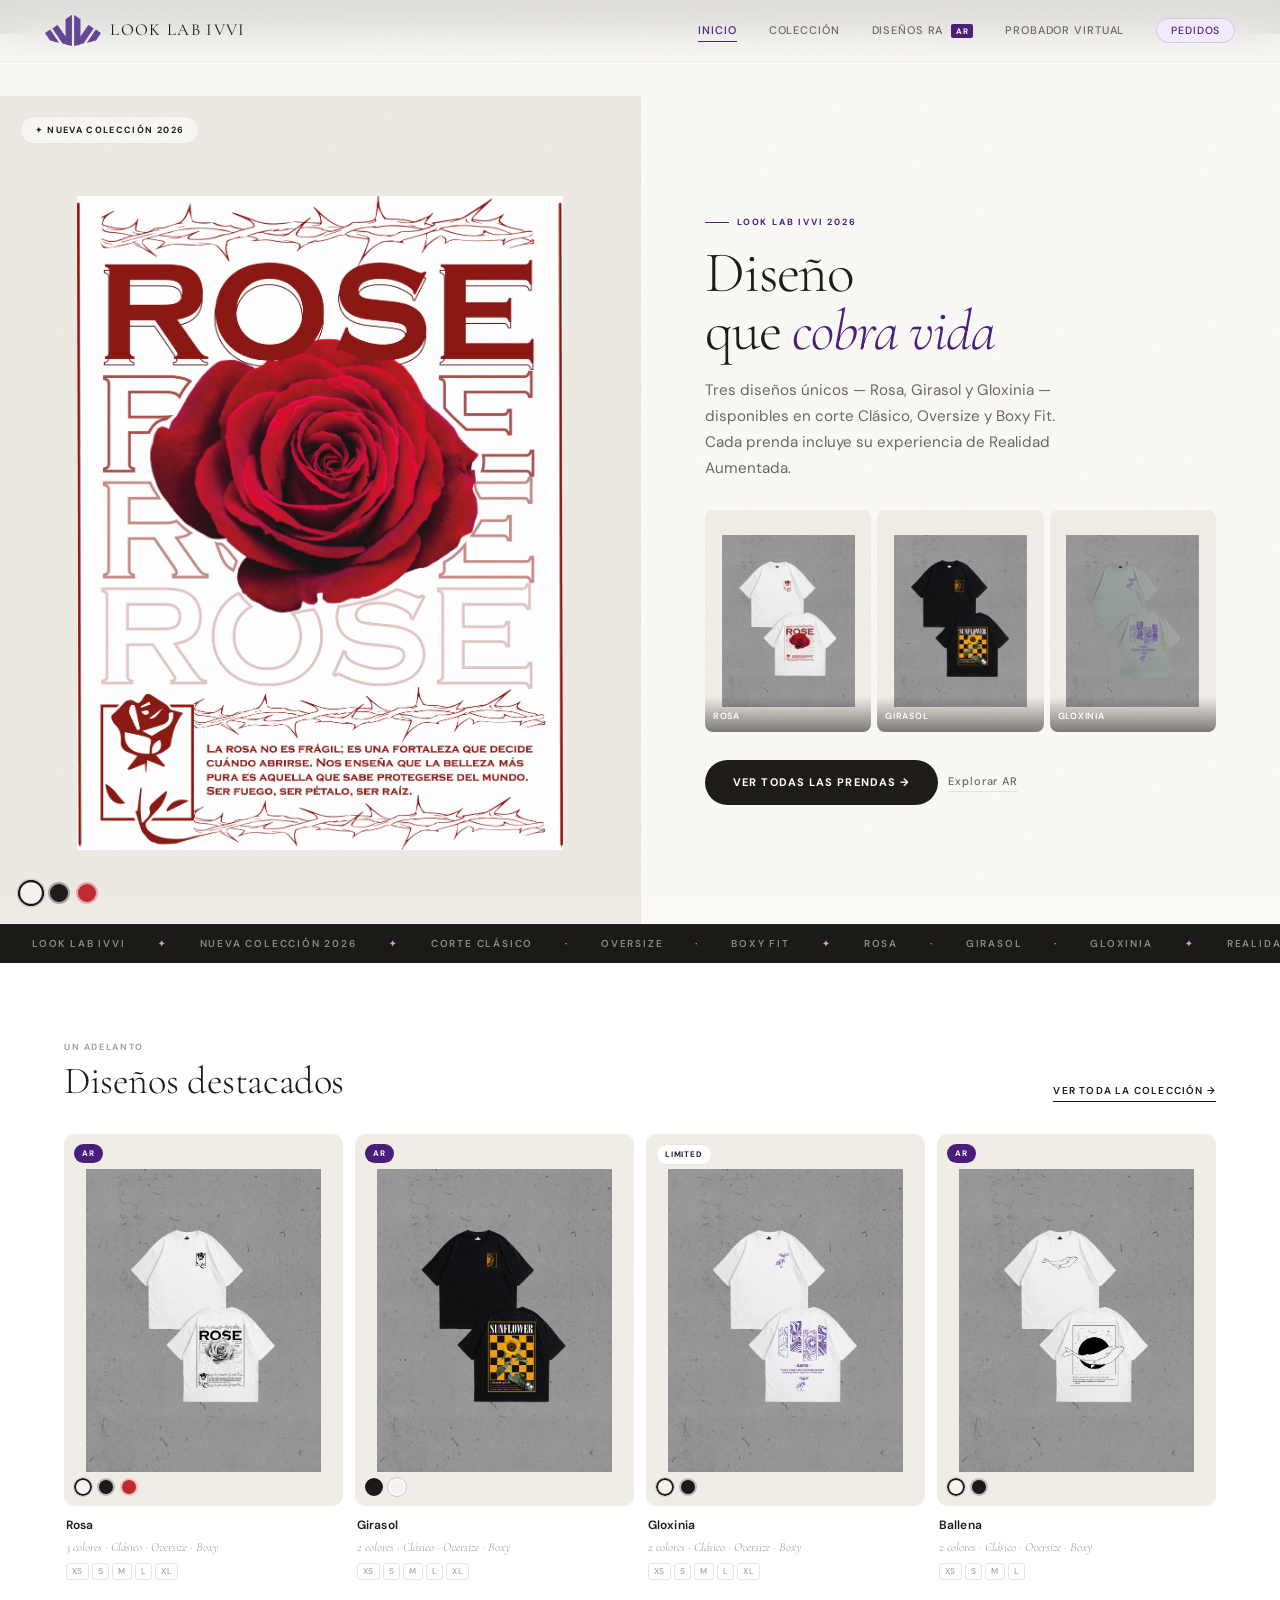
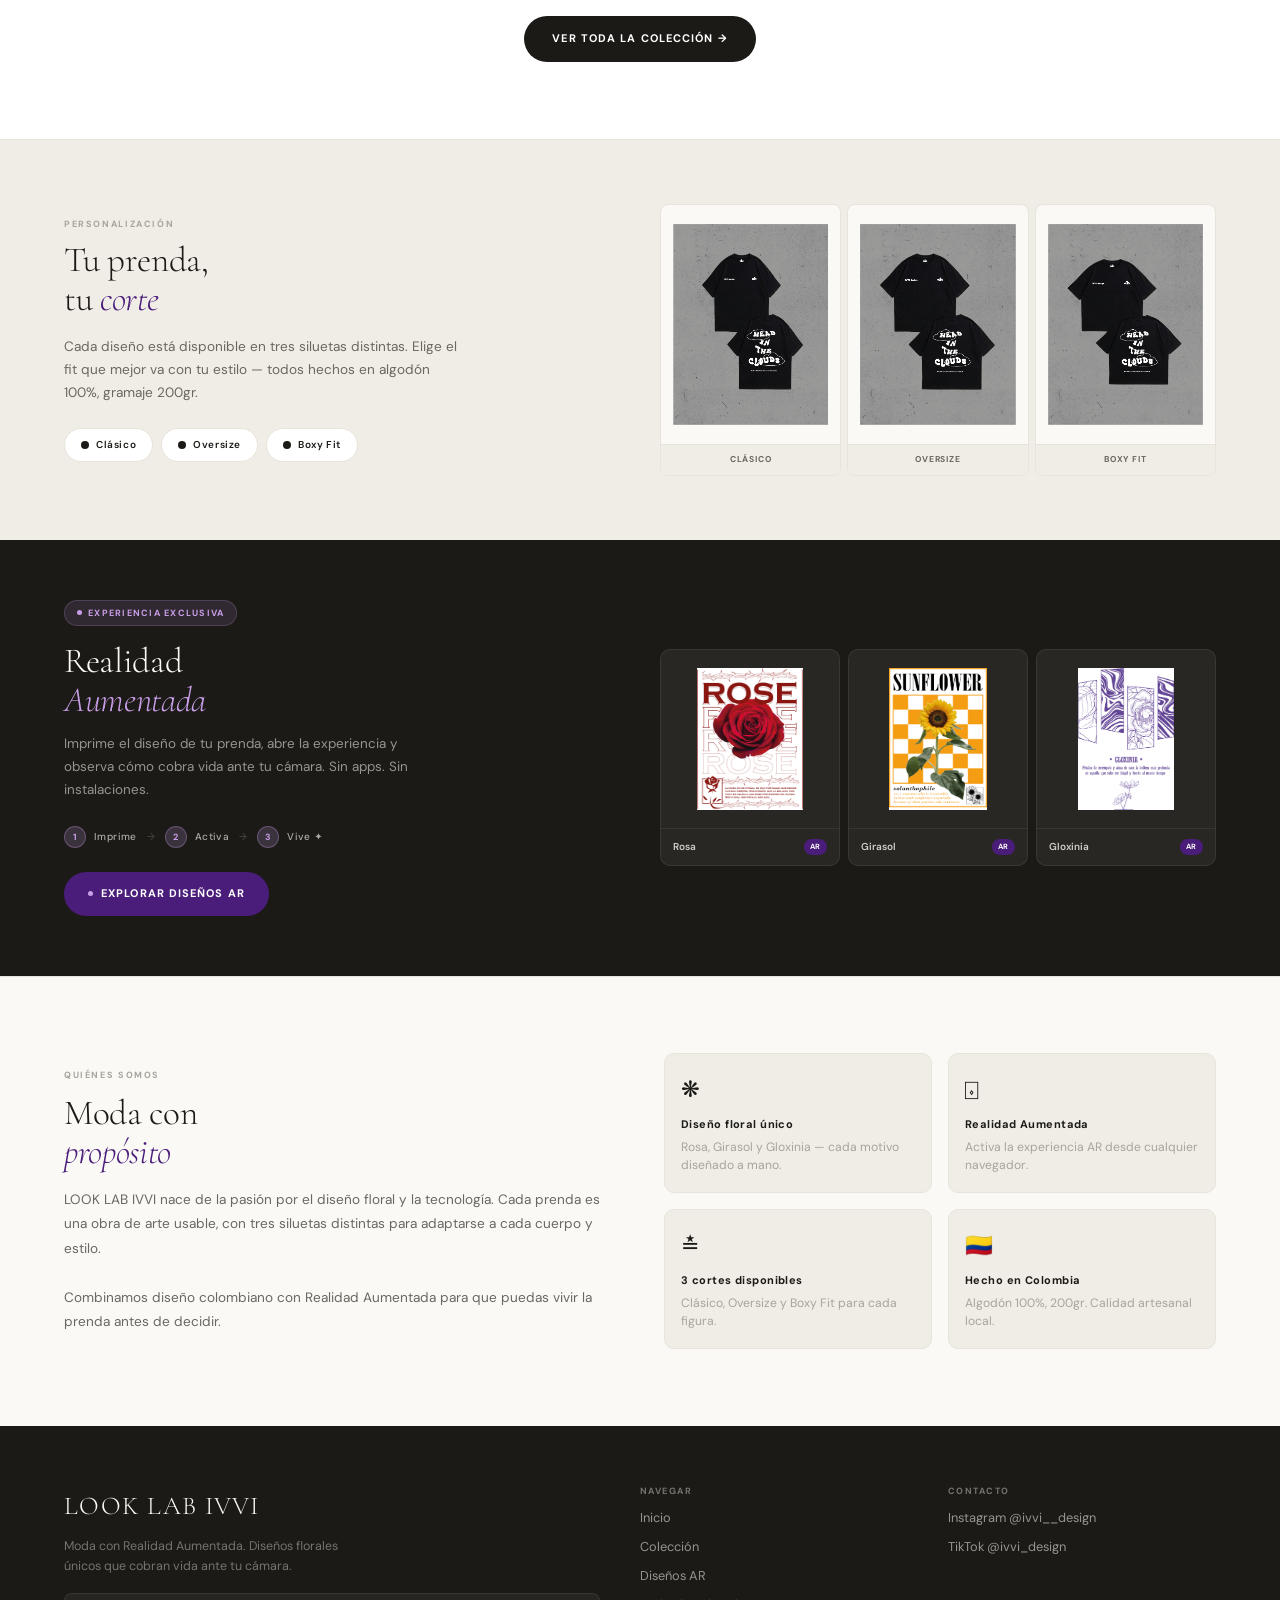
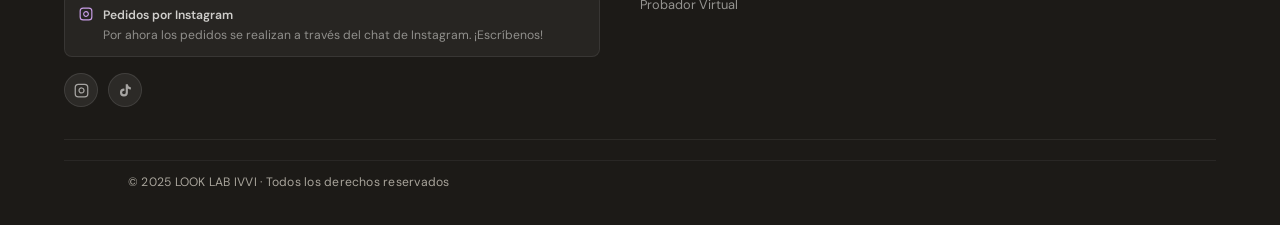
<file: index.html>
<!DOCTYPE html>
<html lang="es">
<head>
  <meta charset="UTF-8"/>
  <meta name="viewport" content="width=device-width, initial-scale=1.0"/>
  <title>LOOK LAB IVVI — Nueva Colección 2026</title>
  <link rel="stylesheet" href="src/styles/main.css"/>
  <link rel="stylesheet" href="src/styles/navbar.css"/>
  <link rel="icon" type="image/png" href="src/assets/images/faviiicon.png">

   <style>

  </style>
</head>
<body>
<div id="app">

  <!-- ══ ANNOUNCEMENT BAR ══ -->
  <div class="announce-bar">
    Nueva Colección 2026 — <span>Cortes: Clásico · Oversize · Boxy Fit</span> — Pedidos por Instagram
  </div>

  <!-- ══ NAVBAR ══ -->
  <nav class="navbar" id="mainNav">
    <a href="index.html">
      <div class="brand-container">
        <img src="src/assets/images/logo.png" class="brand-logo" alt="Logo">
        <span class="brand-name">LOOK LAB IVVI</span>
      </div>
    </a>
    <button class="navbar-toggle" id="navToggle" aria-label="Abrir menú" aria-expanded="false">
      <span></span><span></span><span></span>
    </button>
    <ul class="navbar-links" id="navLinks">
      <li><a href="index.html" class="active">Inicio</a></li>
      <li><a href="coleccion.html">Colección</a></li>
      <li><a href="disenios-ra.html">Diseños RA <span class="badge-ar">AR</span></a></li>
      <li><a href="probador.html">Probador Virtual</a></li>
      <li><a href="#contacto" class="nav-contacto">Pedidos</a></li>
    </ul>
  </nav>

  <!-- ══ HERO — SPLIT EDITORIAL ══ -->
  <section class="hero">

    <!-- Imagen principal -->
    <div class="hero-img-side" id="heroImgSide">
      <span class="hero-col-pill">✦ Nueva Colección 2026</span>
      <a href="detalle-disenio.html?id=1">
        <img id="heroImgMain" src="src/assets/images/rosax.png" alt="Prenda destacada"
             onerror="this.style.opacity='.3'"/>
      </a>
      <!-- Swatches de color -->
      <div class="hero-swatches">
        <button class="hero-swatch active" style="background:#F5F3EE; outline:1px solid #ccc"
          data-src="assets/mockups/rosablanco.png" data-href="detalle-disenio.html?id=1"
          aria-label="Blanco"></button>
        <button class="hero-swatch" style="background:#1C1A17"
          data-src="assets/mockups/rosanegro.png" data-href="detalle-disenio.html?id=1"
          aria-label="Negro"></button>
        <button class="hero-swatch" style="background:#C0292E"
          data-src="src/assets/images/rosax.png" data-href="detalle-disenio.html?id=1"
          aria-label="Rosa"></button>
      </div>
    </div>

    <!-- Copy lado derecho -->
    <div class="hero-copy-side">
      <p class="hero-eyebrow">Look Lab IVVI 2026</p>

      <h1 class="hero-titulo">
        Diseño<br>que <em>cobra vida</em>
      </h1>

      <p class="hero-desc">
        Tres diseños únicos — Rosa, Girasol y Gloxinia — disponibles en corte Clásico, Oversize y Boxy Fit. Cada prenda incluye su experiencia de Realidad Aumentada.
      </p>

      <!-- Mini grid de las 3 prendas -->
      <div class="hero-mini-grid">
        <a href="detalle-disenio.html?id=1" class="hero-mini-card">
          <img src="assets/prendas/rossar-over.png" alt="Rosa" onerror="this.style.opacity='.2'"/>
          <div class="hero-mini-card-label">Rosa</div>
        </a>
        <a href="detalle-disenio.html?id=2" class="hero-mini-card">
          <img src="assets/prendas/girasoln-over.png" alt="Girasol" onerror="this.style.opacity='.2'"/>
          <div class="hero-mini-card-label">Girasol</div>
        </a>
        <a href="detalle-disenio.html?id=3" class="hero-mini-card">
          <img src="assets/prendas/gloxg-over.png" alt="Gloxinia" onerror="this.style.opacity='.2'"/>
          <div class="hero-mini-card-label">Gloxinia</div>
        </a>
      </div>

      <div class="hero-ctas">
        <a href="coleccion.html" class="btn-hero-primary">
          Ver todas las prendas →
        </a>
        <a href="disenios-ra.html" class="btn-hero-ghost">Explorar AR</a>
      </div>
    </div>
  </section>

  <!-- ══ TICKER ══ -->
  <div class="ticker" aria-hidden="true">
    <div class="ticker-track">
      <!-- duplicado para loop continuo -->
      <div class="ticker-item">Look Lab IVVI <span>✦</span> Nueva Colección 2026 <span>✦</span> Corte Clásico <span>·</span> Oversize <span>·</span> Boxy Fit <span>✦</span> Rosa <span>·</span> Girasol <span>·</span> Gloxinia <span>✦</span> Realidad Aumentada <span>✦</span></div>
      <div class="ticker-item">Look Lab IVVI <span>✦</span> Nueva Colección 2026 <span>✦</span> Corte Clásico <span>·</span> Oversize <span>·</span> Boxy Fit <span>✦</span> Rosa <span>·</span> Girasol <span>·</span> Gloxinia <span>✦</span> Realidad Aumentada <span>✦</span></div>
    </div>
  </div>

  <!-- ══ ADELANTO DE COLECCIÓN ══ -->
  <section class="coleccion-section">
    <div class="coleccion-header">
      <div class="coleccion-header-left">
        <p class="coleccion-eyebrow">Un adelanto</p>
        <h2 class="coleccion-titulo">Diseños destacados</h2>
      </div>
      <a href="coleccion.html" class="coleccion-ver-todo">Ver toda la colección →</a>
    </div>

    <div class="productos-grid">

      <!-- ROSA -->
      <a href="detalle-disenio.html?id=1&color=0" class="producto-card">
        <div class="producto-card-img">
          <img src="assets/mockups/rosablanco.png" alt="Rosa" onerror="this.style.opacity='.3'"/>
          <span class="producto-badge producto-badge--ar">AR</span>
          <div class="producto-swatches">
            <span class="producto-swatch active" style="background:#F5F3EE;outline:1px solid #ccc"></span>
            <span class="producto-swatch" style="background:#1C1A17"></span>
            <span class="producto-swatch" style="background:#C0292E"></span>
          </div>
        </div>
        <div class="producto-card-info">
          <p class="producto-card-nombre">Rosa</p>
          <p class="producto-card-sub">3 colores · Clásico · Oversize · Boxy</p>
          <div class="producto-card-tallas"><span>XS</span><span>S</span><span>M</span><span>L</span><span>XL</span></div>
        </div>
      </a>

      <!-- GIRASOL -->
      <a href="detalle-disenio.html?id=2&color=0" class="producto-card">
        <div class="producto-card-img">
          <img src="assets/mockups/girasolnegro.png" alt="Girasol" onerror="this.style.opacity='.3'"/>
          <span class="producto-badge producto-badge--ar">AR</span>
          <div class="producto-swatches">
            <span class="producto-swatch active" style="background:#1C1A17"></span>
            <span class="producto-swatch" style="background:#F5F3EE;outline:1px solid #ccc"></span>
          </div>
        </div>
        <div class="producto-card-info">
          <p class="producto-card-nombre">Girasol</p>
          <p class="producto-card-sub">2 colores · Clásico · Oversize · Boxy</p>
          <div class="producto-card-tallas"><span>XS</span><span>S</span><span>M</span><span>L</span><span>XL</span></div>
        </div>
      </a>

      <!-- GLOXINIA -->
      <a href="detalle-disenio.html?id=3&color=0" class="producto-card">
        <div class="producto-card-img">
          <img src="assets/mockups/gloxblanca.png" alt="Gloxinia" onerror="this.style.opacity='.3'"/>
          <span class="producto-badge producto-badge--limited">Limited</span>
          <div class="producto-swatches">
            <span class="producto-swatch active" style="background:#F5F3EE;outline:1px solid #ccc"></span>
            <span class="producto-swatch" style="background:#1C1A17"></span>
          </div>
        </div>
        <div class="producto-card-info">
          <p class="producto-card-nombre">Gloxinia</p>
          <p class="producto-card-sub">2 colores · Clásico · Oversize · Boxy</p>
          <div class="producto-card-tallas"><span>XS</span><span>S</span><span>M</span><span>L</span><span>XL</span></div>
        </div>
      </a>

      <!-- BALLENA -->
      <a href="detalle-disenio.html?id=9&color=0" class="producto-card">
        <div class="producto-card-img">
          <img src="assets/mockups/ballenablanco.png" alt="Ballena" onerror="this.style.opacity='.3'"/>
          <span class="producto-badge producto-badge--ar">AR</span>
          <div class="producto-swatches">
            <span class="producto-swatch active" style="background:#F5F3EE;outline:1px solid #ccc"></span>
            <span class="producto-swatch" style="background:#1C1A17"></span>
          </div>
        </div>
        <div class="producto-card-info">
          <p class="producto-card-nombre">Ballena</p>
          <p class="producto-card-sub">2 colores · Clásico · Oversize · Boxy</p>
          <div class="producto-card-tallas"><span>XS</span><span>S</span><span>M</span><span>L</span></div>
        </div>
      </a>

    </div>

    <!-- CTA ver todo -->
    <div style="text-align:center; margin-top:36px;">
      <a href="coleccion.html" class="btn-hero-primary">
        Ver toda la colección →
      </a>
    </div>
  </section>

  <!-- ══ BANNER DE CORTES ══ -->
  <section class="cortes-banner">
    <div class="cortes-copy">
      <p class="cortes-eyebrow">Personalización</p>
      <h2 class="cortes-titulo">Tu prenda,<br>tu <em>corte</em></h2>
      <p class="cortes-desc">
        Cada diseño está disponible en tres siluetas distintas. Elige el fit que mejor va con tu estilo — todos hechos en algodón 100%, gramaje 200gr.
      </p>
      <div class="cortes-tipos">
        <div class="corte-tipo-pill">
          <span class="corte-tipo-pill-dot"></span>
          Clásico
        </div>
        <div class="corte-tipo-pill">
          <span class="corte-tipo-pill-dot"></span>
          Oversize
        </div>
        <div class="corte-tipo-pill">
          <span class="corte-tipo-pill-dot"></span>
          Boxy Fit
        </div>
      </div>
    </div>

    <div class="cortes-imgs">
      <div class="corte-img-item">
        <div class="corte-img-item-img">
          <img src="assets/prendas/headn-reg.png" alt="Corte Clásico" onerror="this.style.opacity='.2'"/>
        </div>
        <div class="corte-img-label">Clásico</div>
      </div>
      <div class="corte-img-item">
        <div class="corte-img-item-img">
          <img src="assets/prendas/headn-over.png" alt="Corte Oversize" onerror="this.style.opacity='.2'"/>
        </div>
        <div class="corte-img-label">Oversize</div>
      </div>
      <div class="corte-img-item">
        <div class="corte-img-item-img">
          <img src="assets/prendas/headn-boxy.png" alt="Boxy Fit" onerror="this.style.opacity='.2'"/>
        </div>
        <div class="corte-img-label">Boxy Fit</div>
      </div>
    </div>
  </section>

  <!-- ══ FRANJA AR ══ -->
  <section class="ar-franja">
    <div class="ar-franja-copy">
      <div class="ar-franja-pill">
        <span class="ar-franja-pill-dot"></span>
        Experiencia exclusiva
      </div>
      <h2 class="ar-franja-titulo">
        Realidad<br><em>Aumentada</em>
      </h2>
      <p class="ar-franja-desc">
        Imprime el diseño de tu prenda, abre la experiencia y observa cómo cobra vida ante tu cámara. Sin apps. Sin instalaciones.
      </p>
      <div class="ar-franja-steps">
        <div class="ar-step">
          <div class="ar-step-n">1</div>
          <span class="ar-step-txt">Imprime</span>
        </div>
        <div class="ar-step-sep">→</div>
        <div class="ar-step">
          <div class="ar-step-n">2</div>
          <span class="ar-step-txt">Activa</span>
        </div>
        <div class="ar-step-sep">→</div>
        <div class="ar-step">
          <div class="ar-step-n">3</div>
          <span class="ar-step-txt">Vive ✦</span>
        </div>
      </div>
      <a href="disenios-ra.html" class="btn-ar-cta">
        <span class="ar-franja-pill-dot"></span>
        Explorar Diseños AR
      </a>
    </div>

    <div class="ar-franja-cards">
      <a href="ar/ar-disenio1.html" class="ar-card">
        <div class="ar-card-img">
          <img src="src/assets/images/rosax.png" alt="Rosa AR" onerror="this.style.opacity='.2'"/>
        </div>
        <div class="ar-card-body">
          <span class="ar-card-nombre">Rosa</span>
          <span class="ar-badge">AR</span>
        </div>
      </a>
      <a href="ar/ar-disenio2.html" class="ar-card">
        <div class="ar-card-img">
          <img src="src/assets/images/girasolx.png" alt="Girasol AR" onerror="this.style.opacity='.2'"/>
        </div>
        <div class="ar-card-body">
          <span class="ar-card-nombre">Girasol</span>
          <span class="ar-badge">AR</span>
        </div>
      </a>
      <a href="ar/ar-disenio3.html" class="ar-card">
        <div class="ar-card-img">
          <img src="src/assets/images/gloxiniax.png" alt="Gloxinia AR" onerror="this.style.opacity='.2'"/>
        </div>
        <div class="ar-card-body">
          <span class="ar-card-nombre">Gloxinia</span>
          <span class="ar-badge">AR</span>
        </div>
      </a>
    </div>
  </section>

  <!-- ══ SOBRE LA MARCA ══ -->
  <section class="sobre-marca">
    <div class="sobre-copy">
      <p class="sobre-eyebrow">Quiénes somos</p>
      <h2 class="sobre-titulo">Moda con<br><em>propósito</em></h2>
      <p class="sobre-texto">
        LOOK LAB IVVI nace de la pasión por el diseño floral y la tecnología. Cada prenda es una obra de arte usable, con tres siluetas distintas para adaptarse a cada cuerpo y estilo.<br><br>
        Combinamos diseño colombiano con Realidad Aumentada para que puedas vivir la prenda antes de decidir.
      </p>
    </div>
    <div class="sobre-features">
      <div class="feature-item">
        <div class="feature-icon">❋</div>
        <div class="feature-titulo">Diseño floral único</div>
        <div class="feature-desc">Rosa, Girasol y Gloxinia — cada motivo diseñado a mano.</div>
      </div>
      <div class="feature-item">
        <div class="feature-icon">⌺</div>
        <div class="feature-titulo">Realidad Aumentada</div>
        <div class="feature-desc">Activa la experiencia AR desde cualquier navegador.</div>
      </div>
      <div class="feature-item">
        <div class="feature-icon">≛</div>
        <div class="feature-titulo">3 cortes disponibles</div>
        <div class="feature-desc">Clásico, Oversize y Boxy Fit para cada figura.</div>
      </div>
      <div class="feature-item">
        <div class="feature-icon">🇨🇴</div>
        <div class="feature-titulo">Hecho en Colombia</div>
        <div class="feature-desc">Algodón 100%, 200gr. Calidad artesanal local.</div>
      </div>
    </div>
  </section>

  <!-- ══ FOOTER ══ -->
  <footer class="footer" id="contacto">
    <div class="footer-grid">
      <div>
        <span class="footer-brand-name">LOOK LAB IVVI</span>
        <p class="footer-tagline">Moda con Realidad Aumentada. Diseños florales únicos que cobran vida ante tu cámara.</p>
        <div class="footer-pedidos-box">
          <svg xmlns="http://www.w3.org/2000/svg" width="14" height="14" viewBox="0 0 24 24" fill="none" stroke="currentColor" stroke-width="2"><rect x="2" y="2" width="20" height="20" rx="5" ry="5"/><path d="M16 11.37A4 4 0 1112.63 8 4 4 0 0116 11.37z"/><line x1="17.5" y1="6.5" x2="17.51" y2="6.5"/></svg>
          <p><strong>Pedidos por Instagram</strong>Por ahora los pedidos se realizan a través del chat de Instagram. ¡Escríbenos!</p>
        </div>
        <div class="footer-social">
          <a href="https://www.instagram.com/ivvi__design/" target="_blank" rel="noopener" aria-label="Instagram">
            <svg xmlns="http://www.w3.org/2000/svg" width="15" height="15" viewBox="0 0 24 24" fill="none" stroke="currentColor" stroke-width="2"><rect x="2" y="2" width="20" height="20" rx="5" ry="5"/><path d="M16 11.37A4 4 0 1112.63 8 4 4 0 0116 11.37z"/><line x1="17.5" y1="6.5" x2="17.51" y2="6.5"/></svg>
          </a>
          <a href="https://www.tiktok.com/@ivvi_design" target="_blank" rel="noopener" aria-label="TikTok">
            <svg xmlns="http://www.w3.org/2000/svg" width="15" height="15" viewBox="0 0 24 24" fill="currentColor"><path d="M19.59 6.69a4.83 4.83 0 01-3.77-4.25V2h-3.45v13.67a2.89 2.89 0 01-2.88 2.5 2.89 2.89 0 01-2.89-2.89 2.89 2.89 0 012.89-2.89c.28 0 .54.04.79.1V9.01a6.34 6.34 0 00-.79-.05 6.34 6.34 0 00-6.34 6.34 6.34 6.34 0 006.34 6.34 6.34 6.34 0 006.33-6.34V8.69a8.18 8.18 0 004.78 1.52V6.76a4.84 4.84 0 01-1.01-.07z"/></svg>
          </a>
        </div>
      </div>
      
      <div class="footer-col">
        <h4>Navegar</h4>
        <ul>
          <li><a href="index.html">Inicio</a></li>
          <li><a href="coleccion.html">Colección</a></li>
          <li><a href="disenios-ra.html">Diseños AR</a></li>
          <li><a href="probador.html">Probador Virtual</a></li>
        </ul>
      </div>
      <div class="footer-col">
        <h4>Contacto</h4>
        <ul>
          <li><a href="https://www.instagram.com/ivvi__design/" target="_blank" rel="noopener">Instagram @ivvi__design</a></li>
          <li><a href="https://www.tiktok.com/@ivvi_design" target="_blank" rel="noopener">TikTok @ivvi_design</a></li>
        </ul>
      </div>
    </div>
    <div class="footer-bottom">
      <p>&copy; 2025 LOOK LAB IVVI · Todos los derechos reservados</p>
    </div>
  </footer>

</div><!-- /#app -->

<script src="src/scripts/navbar.js"></script>
<script>
  /* Scroll navbar */
  const nav = document.getElementById('mainNav');
  window.addEventListener('scroll', () => nav.classList.toggle('scrolled', window.scrollY > 10));

  /* Smooth scroll al footer */
  document.querySelectorAll('a[href="#contacto"]').forEach(a => {
    a.addEventListener('click', e => {
      e.preventDefault();
      document.getElementById('contacto').scrollIntoView({ behavior: 'smooth' });
    });
  });

  /* Hero swatches — cambia la imagen principal */
  document.querySelectorAll('.hero-swatch').forEach(btn => {
    btn.addEventListener('click', () => {
      document.querySelectorAll('.hero-swatch').forEach(b => b.classList.remove('active'));
      btn.classList.add('active');
      const img = document.getElementById('heroImgMain');
      const link = document.querySelector('.hero-img-side a');
      if (btn.dataset.src) {
        img.src = btn.dataset.src;
        img.style.opacity = '1';
      }
      if (btn.dataset.href && link) link.href = btn.dataset.href;
    });
  });
</script>
</body>
</html>
</file>
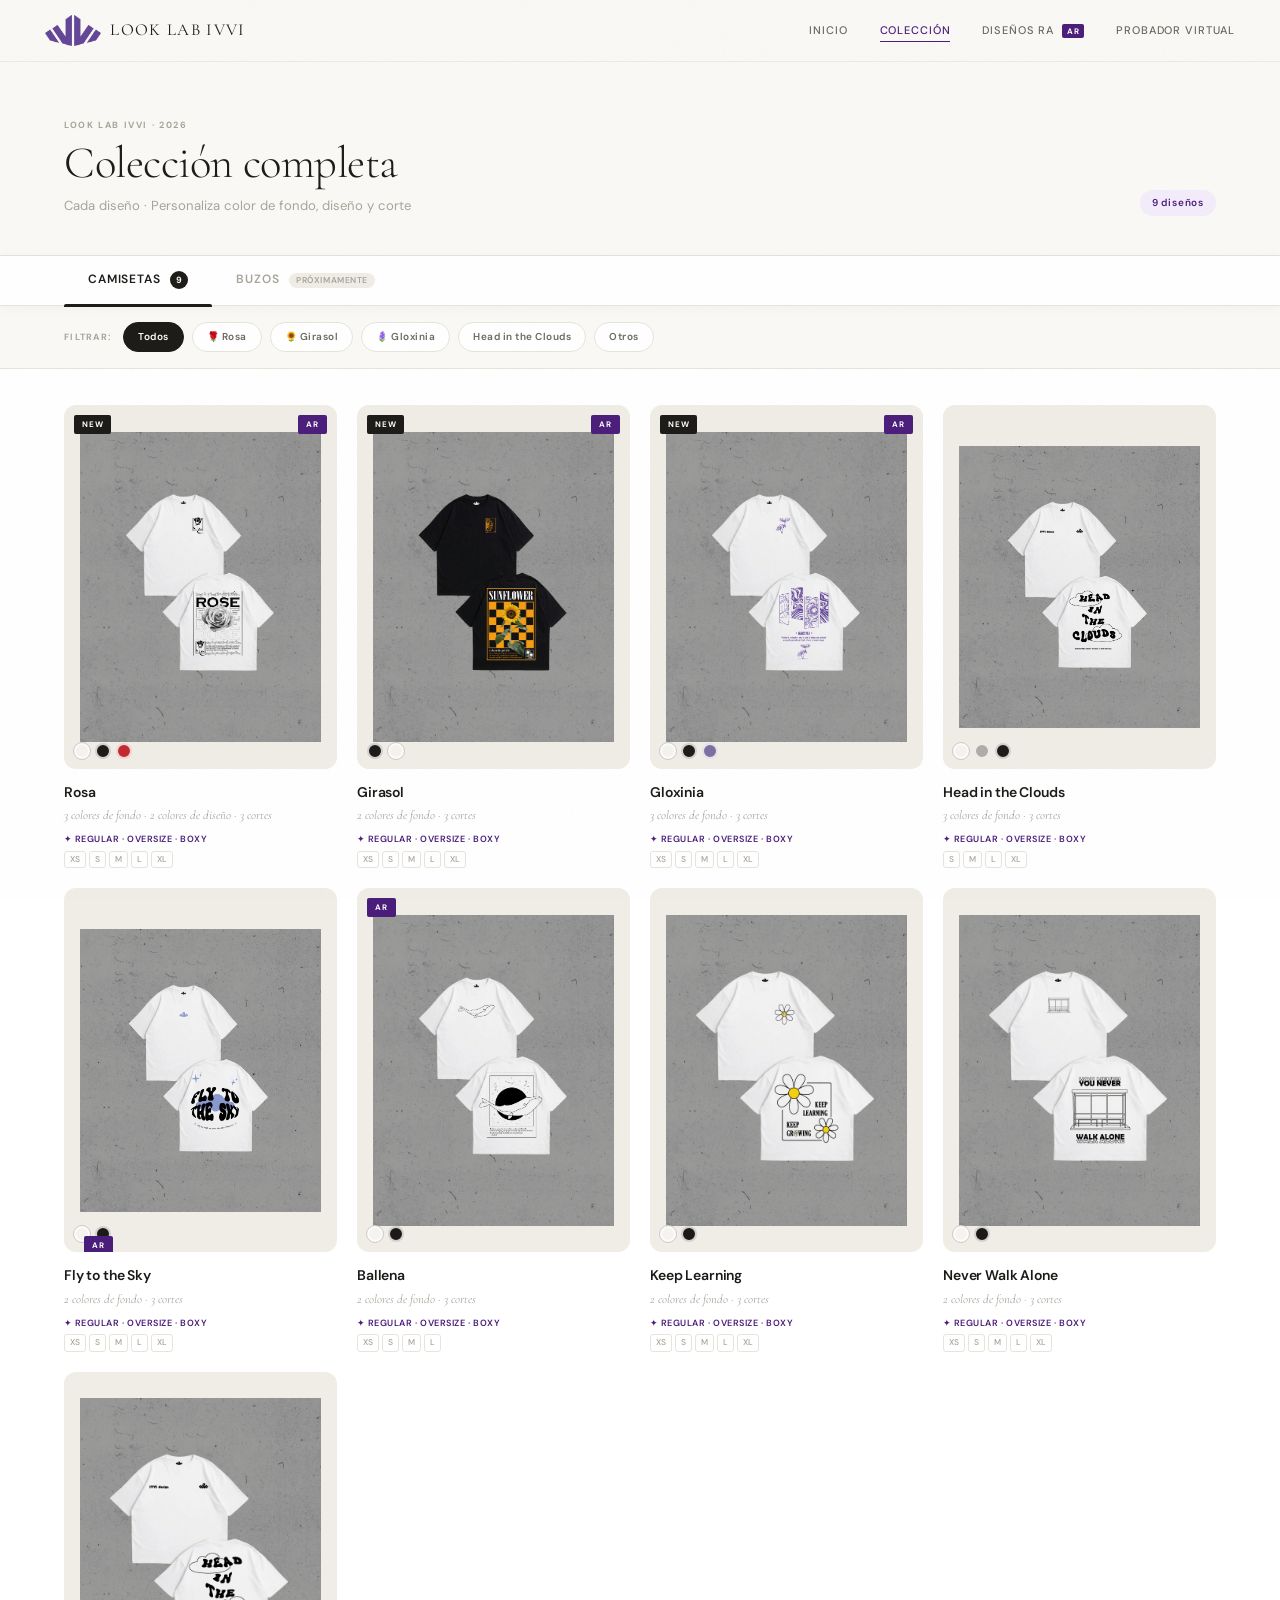
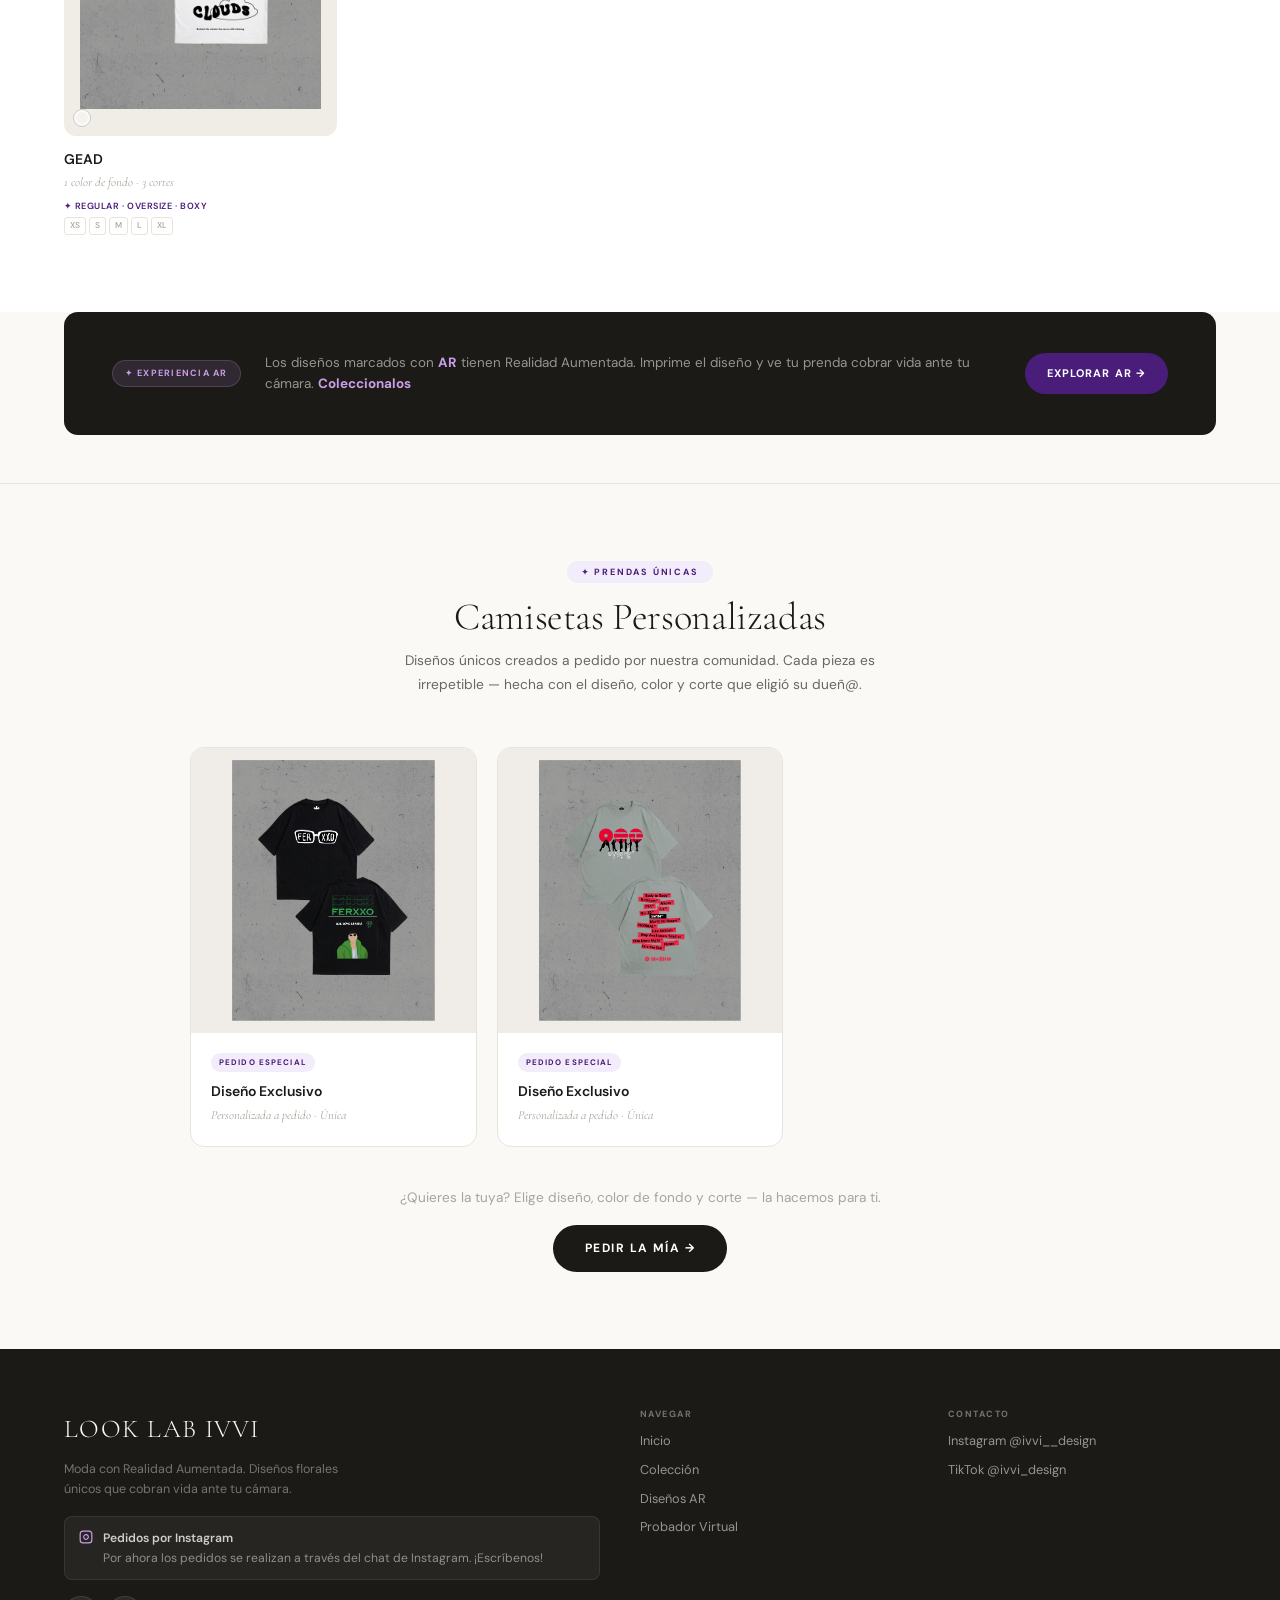
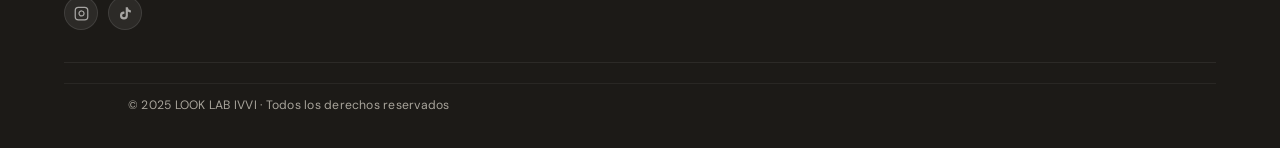
<file: coleccion.html>
<!DOCTYPE html>
<html lang="es">
<head>
  <meta charset="UTF-8"/>
  <meta name="viewport" content="width=device-width, initial-scale=1.0"/>
  <title>Colección — LOOK LAB IVVI</title>
  <link rel="stylesheet" href="src/styles/main.css"/>
  <link rel="stylesheet" href="src/styles/navbar.css"/>
  <link rel="icon" type="image/png" href="src/assets/images/faviiicon.png">
  <style>
    * { box-sizing: border-box; }
    #app { padding-top: 62px; }

    .col-header {
      background: var(--cream);
      padding: clamp(32px,5vw,56px) clamp(16px,5vw,64px) clamp(24px,3vw,40px);
      border-bottom: 1px solid var(--cream-mid);
      display: flex; align-items: flex-end; justify-content: space-between;
      gap: 24px; flex-wrap: wrap;
    }
    .col-eyebrow {
      font-family: var(--font-body);
      font-size: 9px; font-weight: 700; letter-spacing: .18em; text-transform: uppercase;
      color: var(--gray-400); margin-bottom: 8px;
    }
    .col-titulo {
      font-family: var(--font-display);
      font-size: clamp(1.8rem,3.5vw,3rem); font-weight: 300; color: var(--carbon); line-height: 1.05;
    }
    .col-subtitulo {
      font-family: var(--font-body);
      font-size: .82rem; color: var(--gray-400); margin-top: 8px; line-height: 1.6;
    }
    .col-total-pill {
      font-family: var(--font-body);
      font-size: 10px; font-weight: 600; letter-spacing: .08em;
      color: var(--purple); background: var(--purple-tint);
      border-radius: 20px; padding: 5px 12px;
    }

    /* TABS */
    .col-tabs-bar {
      position: sticky; top: 62px; z-index: 50;
      background: var(--white);
      border-bottom: 1.5px solid var(--cream-mid);
      display: flex; align-items: center;
      padding: 0 clamp(16px,5vw,64px);
      box-shadow: 0 2px 12px rgba(28,26,23,.04);
    }
    .col-tab {
      font-family: var(--font-body);
      font-size: 12px; font-weight: 600; letter-spacing: .07em; text-transform: uppercase;
      color: var(--gray-400); background: none; border: none;
      padding: 14px 24px 16px; cursor: pointer;
      position: relative; white-space: nowrap; transition: color .18s;
    }
    .col-tab::after {
      content: ''; position: absolute; bottom: -1.5px; left: 0; right: 0;
      height: 2.5px; background: var(--carbon);
      transform: scaleX(0); transition: transform .22s cubic-bezier(.25,.46,.45,.94);
      border-radius: 2px 2px 0 0;
    }
    .col-tab:hover { color: var(--carbon); }
    .col-tab.active { color: var(--carbon); }
    .col-tab.active::after { transform: scaleX(1); }
    .col-tab-count {
      display: inline-flex; align-items: center; justify-content: center;
      background: var(--cream-mid); color: var(--gray-400);
      font-size: 9px; font-weight: 700; min-width: 18px; height: 18px;
      border-radius: 20px; padding: 0 5px; margin-left: 6px;
      transition: background .18s, color .18s;
    }
    .col-tab.active .col-tab-count { background: var(--carbon); color: #fff; }
    .col-tab-soon {
      font-size: 8.5px; font-weight: 600; letter-spacing: .06em;
      background: var(--cream-dark); color: var(--gray-400);
      border-radius: 10px; padding: 2px 7px; margin-left: 6px;
    }

    /* SECCIONES */
    .col-seccion { display: none; }
    .col-seccion.activa { display: block; animation: fadeUp .3s ease both; }
    @keyframes fadeUp { from{opacity:0;transform:translateY(8px)} to{opacity:1;transform:translateY(0)} }

    /* FILTROS */
    .col-filtros-bar {
      display: flex; align-items: center; gap: 8px; flex-wrap: wrap;
      padding: 16px clamp(16px,5vw,64px);
      background: var(--cream); border-bottom: 1px solid var(--cream-mid);
    }
    .col-filtro-label {
      font-family: var(--font-body);
      font-size: 9px; font-weight: 700; letter-spacing: .14em; text-transform: uppercase;
      color: var(--gray-400); margin-right: 4px;
    }
    .col-filtro {
      font-family: var(--font-body);
      font-size: 10px; font-weight: 600; letter-spacing: .05em;
      color: var(--gray-600); background: var(--white);
      border: 1.5px solid var(--cream-mid); border-radius: 20px;
      padding: 6px 14px; cursor: pointer;
      transition: background .15s, color .15s, border-color .15s;
    }
    .col-filtro:hover { border-color: var(--carbon); color: var(--carbon); }
    .col-filtro.active { background: var(--carbon); color: #fff; border-color: var(--carbon); }

    /* GRID */
    .col-grid-wrap {
      padding: clamp(20px,3vw,36px) clamp(16px,5vw,64px) clamp(40px,6vw,80px);
      background: var(--white);
    }
    .col-grid {
      display: grid; grid-template-columns: repeat(4,1fr); gap: 20px;
    }

    /* CARD — Una sola por diseño */
    .col-card { text-decoration: none; display: block; color: inherit; }
    .col-card-img {
      aspect-ratio: 3/4; background: var(--cream-dark);
      border-radius: 12px; overflow: hidden;
      position: relative; margin-bottom: 12px;
      transition: box-shadow .25s, transform .25s;
    }
    .col-card:hover .col-card-img {
      box-shadow: 0 16px 40px rgba(28,26,23,.13);
      transform: translateY(-3px);
    }
    .col-card-img img {
      width: 100%; height: 100%; object-fit: contain; padding: 6%;
      transition: transform .45s cubic-bezier(.25,.46,.45,.94);
    }
    .col-card:hover .col-card-img img { transform: scale(1.04); }

    /* Overlay de personalización al hover */
    .col-card-overlay {
      position: absolute; inset: 0;
      background: rgba(28,26,23,.6);
      display: flex; align-items: center; justify-content: center;
      opacity: 0; transition: opacity .25s;
      border-radius: 10px;
    }
    .col-card:hover .col-card-overlay { opacity: 1; }
    .col-card-overlay span {
      font-family: var(--font-body);
      font-size: 11px; font-weight: 700; letter-spacing: .14em;
      text-transform: uppercase; color: #fff;
      border: 1.5px solid rgba(255,255,255,.7);
      border-radius: 30px; padding: 10px 20px;
    }

    .col-badge {
      position: absolute; top: 10px; left: 10px;
      font-family: var(--font-body);
      font-size: 8px; font-weight: 700; letter-spacing: .1em; text-transform: uppercase;
      padding: 3px 8px; border-radius: 12px;
    }
    .col-badge--new     { background: var(--carbon); color: #fff; }
    .col-badge--ar      { background: var(--purple); color: #fff; }
    .col-badge--limited { background: #fff; color: var(--carbon); border: 1px solid var(--cream-mid); }

    /* Swatches de color en la card */
    .col-card-swatches {
      position: absolute; bottom: 10px; left: 10px; display: flex; gap: 5px;
    }
    .col-card-swatch {
      width: 16px; height: 16px; border-radius: 50%;
      border: 2px solid rgba(255,255,255,.8);
    }

    .col-card-nombre {
      font-family: var(--font-body); font-size: 14px; font-weight: 600; color: var(--carbon); margin-bottom: 3px;
    }
    .col-card-sub {
      font-family: var(--font-display); font-size: .78rem; color: var(--gray-400); font-style: italic; margin-bottom: 6px;
    }
    .col-card-cortes {
      font-family: var(--font-body); font-size: 9px; font-weight: 600;
      letter-spacing: .06em; color: var(--purple); text-transform: uppercase;
      margin-bottom: 4px;
    }
    .col-card-tallas { display: flex; gap: 3px; flex-wrap: wrap; }
    .col-card-tallas span {
      font-family: var(--font-body); font-size: 8.5px; font-weight: 500;
      color: var(--gray-400); border: 1px solid var(--cream-mid); border-radius: 3px; padding: 1px 5px;
    }
    .col-card.oculta { display: none; }

    /* BANNER AR */
    .col-ar-banner {
      background: var(--carbon);
      margin: 0 clamp(16px,5vw,64px) clamp(24px,4vw,48px);
      border-radius: 14px; overflow: hidden;
    }
    .col-ar-banner-inner {
      padding: clamp(24px,4vw,40px) clamp(24px,4vw,48px);
      display: flex; align-items: center; gap: 24px; flex-wrap: wrap;
    }
    .col-ar-banner-pill {
      font-family: var(--font-body); font-size: 9px; font-weight: 700;
      letter-spacing: .14em; text-transform: uppercase;
      color: var(--purple-xlight);
      background: rgba(201,158,232,.12); border: 1px solid rgba(201,158,232,.2);
      border-radius: 20px; padding: 5px 12px; flex-shrink: 0;
    }
    .col-ar-banner-inner p { font-family: var(--font-body); font-size: .84rem; color: rgba(250,249,246,.55); flex: 1; min-width: 180px; }
    .col-ar-banner-inner strong { color: var(--purple-xlight); }
    .btn-ar-col {
      display: inline-flex; align-items: center; gap: 8px;
      font-family: var(--font-body); font-size: 11px; font-weight: 700;
      letter-spacing: .1em; text-transform: uppercase;
      background: var(--purple); color: #fff; border-radius: 30px; padding: 12px 22px;
      text-decoration: none; flex-shrink: 0; transition: background .18s;
    }
    .btn-ar-col:hover { background: var(--purple-mid); }

    /* ─────────────────────────────────────
       SECCIÓN CAMISETAS PERSONALIZADAS
    ───────────────────────────────────── */
    .col-custom-section {
      padding: clamp(40px,6vw,80px) clamp(16px,5vw,64px);
      background: var(--cream);
      border-top: 1px solid var(--cream-mid);
    }
    .col-custom-header {
      text-align: center;
      margin-bottom: clamp(32px,4vw,56px);
    }
    .col-custom-eyebrow {
      font-family: var(--font-body);
      font-size: 9px; font-weight: 700; letter-spacing: .2em; text-transform: uppercase;
      color: var(--purple); background: var(--purple-tint);
      display: inline-block; border-radius: 20px; padding: 4px 14px;
      margin-bottom: 12px;
    }
    .col-custom-titulo {
      font-family: var(--font-display);
      font-size: clamp(1.6rem, 3vw, 2.6rem); font-weight: 300;
      color: var(--carbon); margin-bottom: 10px;
    }
    .col-custom-desc {
      font-family: var(--font-body);
      font-size: .86rem; color: var(--gray-600); line-height: 1.7;
      max-width: 480px; margin: 0 auto;
    }
    .col-custom-grid {
      display: grid;
      grid-template-columns: repeat(auto-fill, minmax(280px, 1fr));
      gap: 20px;
      max-width: 900px;
      margin: 0 auto;
    }
    .col-custom-card {
      background: var(--white);
      border-radius: 14px;
      overflow: hidden;
      border: 1px solid var(--cream-mid);
      transition: box-shadow .2s, transform .2s;
    }
    .col-custom-card:hover {
      box-shadow: 0 12px 36px rgba(28,26,23,.09);
      transform: translateY(-2px);
    }
    .col-custom-card-img {
      aspect-ratio: 1;
      background: #f0ede8;
      display: flex; align-items: center; justify-content: center;
      overflow: hidden;
    }
    .col-custom-card-img img {
      width: 100%; height: 100%; object-fit: contain; padding: 4%;
    }
    .col-custom-card-body {
      padding: 18px 20px 20px;
    }
    .col-custom-card-tag {
      font-family: var(--font-body);
      font-size: 8px; font-weight: 700; letter-spacing: .14em; text-transform: uppercase;
      color: var(--purple); background: var(--purple-tint);
      border-radius: 10px; padding: 3px 8px;
      display: inline-block; margin-bottom: 8px;
    }
    .col-custom-card-titulo {
      font-family: var(--font-body);
      font-size: 14px; font-weight: 600; color: var(--carbon);
      margin-bottom: 4px;
    }
    .col-custom-card-sub {
      font-family: var(--font-display);
      font-size: .78rem; color: var(--gray-400); font-style: italic;
    }
    .col-custom-cta {
      text-align: center;
      margin-top: 40px;
    }
    .btn-custom-pedir {
      display: inline-flex; align-items: center; gap: 10px;
      font-family: var(--font-body); font-size: 12px; font-weight: 700;
      letter-spacing: .12em; text-transform: uppercase;
      background: var(--carbon); color: #fff;
      border-radius: 30px; padding: 14px 32px;
      text-decoration: none;
      border: none; cursor: pointer;
      transition: background .18s, transform .15s;
    }
    .btn-custom-pedir:hover { background: #333; transform: translateY(-1px); }

    /* Buzos */
    .col-pronto {
      min-height: 50vh; display: flex; flex-direction: column;
      align-items: center; justify-content: center;
      gap: 16px; padding: 60px 24px; text-align: center; background: var(--cream);
    }
    .col-pronto-emoji { font-size: 3.5rem; animation: float 3s ease-in-out infinite; }
    @keyframes float { 0%,100%{transform:translateY(0)} 50%{transform:translateY(-8px)} }
    .col-pronto h2 { font-family: var(--font-display); font-size: clamp(1.8rem,3vw,2.4rem); font-weight: 300; color: var(--carbon); }
    .col-pronto p { font-family: var(--font-body); font-size: .88rem; color: var(--gray-600); max-width: 360px; line-height: 1.7; }
    .btn-volver-cam {
      font-family: var(--font-body); font-size: 11px; font-weight: 600; letter-spacing: .08em;
      color: var(--carbon); background: none;
      border: 1.5px solid var(--cream-mid); border-radius: 30px; padding: 10px 22px; cursor: pointer;
      transition: border-color .15s;
    }
    .btn-volver-cam:hover { border-color: var(--carbon); }

    .col-footer {
      text-align: center; padding: 16px; font-size: .74rem; color: var(--gray-400);
      border-top: 1px solid var(--cream-mid); background: var(--cream);
    }
    .col-footer a { color: var(--purple); }

    @media (max-width: 1024px) { .col-grid { grid-template-columns: repeat(3,1fr); } }
    @media (max-width: 700px)  { .col-grid { grid-template-columns: repeat(2,1fr); gap: 12px; } }
    @media (max-width: 480px) {
      .col-tabs-bar { overflow-x: auto; scrollbar-width: none; }
      .col-tabs-bar::-webkit-scrollbar { display: none; }
    }
  </style>
</head>
<body>
<div id="app">

  <nav class="navbar" id="mainNav">
    <a href="index.html">
      <div class="brand-container">
        <img src="src/assets/images/logo.png" class="brand-logo" alt="Logo">
        <span class="brand-name">LOOK LAB IVVI</span>
      </div>
    </a>
    <button class="navbar-toggle" id="navToggle" aria-label="Abrir menú" aria-expanded="false">
      <span></span><span></span><span></span>
    </button>
    <ul class="navbar-links" id="navLinks">
      <li><a href="index.html">Inicio</a></li>
      <li><a href="coleccion.html" class="active">Colección</a></li>
      <li><a href="disenios-ra.html">Diseños RA <span class="badge-ar">AR</span></a></li>
      <li><a href="probador.html">Probador Virtual</a></li>
    </ul>
  </nav>

  <header class="col-header">
    <div>
      <p class="col-eyebrow">LOOK LAB IVVI · 2026</p>
      <h1 class="col-titulo">Colección completa</h1>
      <p class="col-subtitulo">Cada diseño · Personaliza color de fondo, diseño y corte</p>
    </div>
    <span class="col-total-pill" id="totalPill">9 diseños</span>
  </header>

  <nav class="col-tabs-bar" role="tablist">
    <button class="col-tab active" data-cat="camisetas" role="tab" aria-selected="true">
      Camisetas <span class="col-tab-count" id="cnt-cam">9</span>
    </button>
    <button class="col-tab" data-cat="buzos" role="tab" aria-selected="false">
      Buzos <span class="col-tab-soon">Próximamente</span>
    </button>
  </nav>

  <!-- CAMISETAS -->
  <div class="col-seccion activa" id="sec-camisetas">
    <div class="col-filtros-bar">
      <span class="col-filtro-label">Filtrar:</span>
      <button class="col-filtro active" data-filter="all">Todos</button>
      <button class="col-filtro" data-filter="rosa">🌹 Rosa</button>
      <button class="col-filtro" data-filter="girasol">🌻 Girasol</button>
      <button class="col-filtro" data-filter="gloxinia">🪻 Gloxinia</button>
      <button class="col-filtro" data-filter="head">Head in the Clouds</button>
      <button class="col-filtro" data-filter="otros">Otros</button>
    </div>

    <div class="col-grid-wrap">
      <div class="col-grid" id="gridCamisetas">

        <!-- Una tarjeta por diseño → al entrar se personaliza -->

 <!-- REEMPLAZA la tarjeta id=1 existente -->
<a href="detalle-disenio.html?id=1" class="col-card" data-diseño="rosa">
  <div class="col-card-img">
    <img src="assets/mockups/rosablanco.png" alt="Rosa" onerror="this.style.opacity='.3'"/>
    <span class="col-badge col-badge--new">New</span>
    <span class="col-badge col-badge--ar" style="left:auto;right:10px">AR</span> 
    <div class="col-card-swatches">
      <span class="col-card-swatch" style="background:#F5F3EE;outline:1px solid #ccc" title="Blanco"></span>
      <span class="col-card-swatch" style="background:#1C1A17" title="Negro"></span>
      <span class="col-card-swatch" style="background:#C0292E" title="Rojo"></span>
    </div>
    <div class="col-card-overlay"><span>Personalizar →</span></div>
  </div>
  <div>
    <p class="col-card-nombre">Rosa</p>
    <p class="col-card-sub">3 colores de fondo · 2 colores de diseño · 3 cortes</p>
    <p class="col-card-cortes">✦ Regular · Oversize · Boxy</p>
    <div class="col-card-tallas"><span>XS</span><span>S</span><span>M</span><span>L</span><span>XL</span></div>
  </div>
</a>

        <a href="detalle-disenio.html?id=2" class="col-card" data-diseño="girasol">
          <div class="col-card-img">
            <img src="assets/mockups/girasolnegro.png" alt="Girasol" onerror="this.style.opacity='.3'"/>
            <span class="col-badge col-badge--new">New</span>
             <span class="col-badge col-badge--ar" style="left:auto;right:10px">AR</span>
            <div class="col-card-swatches">
              <span class="col-card-swatch" style="background:#1C1A17"></span>
              <span class="col-card-swatch" style="background:#F5F3EE;outline:1px solid #ccc"></span>
            </div>
            <div class="col-card-overlay"><span>Personalizar →</span></div>
          </div>
          <div>
            <p class="col-card-nombre">Girasol</p>
            <p class="col-card-sub">2 colores de fondo · 3 cortes</p>
            <p class="col-card-cortes">✦ Regular · Oversize · Boxy</p>
            <div class="col-card-tallas"><span>XS</span><span>S</span><span>M</span><span>L</span><span>XL</span></div>
          </div>
        </a>

        <a href="detalle-disenio.html?id=3" class="col-card" data-diseño="gloxinia">
          <div class="col-card-img">
            <img src="assets/mockups/gloxblanca.png" alt="Gloxinia" onerror="this.style.opacity='.3'"/>
            <span class="col-badge col-badge--new">New</span>
             <span class="col-badge col-badge--ar" style="left:auto;right:10px">AR</span>
            <div class="col-card-swatches">
              <span class="col-card-swatch" style="background:#F5F3EE;outline:1px solid #ccc"></span>
              <span class="col-card-swatch" style="background:#1C1A17"></span>
              <span class="col-card-swatch" style="background:#7B6FA0"></span>
            </div>
            <div class="col-card-overlay"><span>Personalizar →</span></div>
          </div>
          <div>
            <p class="col-card-nombre">Gloxinia</p>
            <p class="col-card-sub">3 colores de fondo · 3 cortes</p>
            <p class="col-card-cortes">✦ Regular · Oversize · Boxy</p>
            <div class="col-card-tallas"><span>XS</span><span>S</span><span>M</span><span>L</span><span>XL</span></div>
          </div>
        </a>

        <a href="detalle-disenio.html?id=4" class="col-card" data-diseño="head">
          <div class="col-card-img">
            <img src="assets/mockups/headblanco.png" alt="Head in the Clouds" onerror="this.style.opacity='.3'"/>
            <div class="col-card-swatches">
              <span class="col-card-swatch" style="background:#F5F3EE;outline:1px solid #ccc"></span>
              <span class="col-card-swatch" style="background:#B0ADA8"></span>
              <span class="col-card-swatch" style="background:#1C1A17"></span>
            </div>
            <div class="col-card-overlay"><span>Personalizar →</span></div>
          </div>
          <div>
            <p class="col-card-nombre">Head in the Clouds</p>
            <p class="col-card-sub">3 colores de fondo · 3 cortes</p>
            <p class="col-card-cortes">✦ Regular · Oversize · Boxy</p>
            <div class="col-card-tallas"><span>S</span><span>M</span><span>L</span><span>XL</span></div>
          </div>
        </a>

        <a href="detalle-disenio.html?id=7" class="col-card" data-diseño="otros">
          <div class="col-card-img">
            <img src="assets/mockups/flyblanca.png" alt="Fly to the Sky" onerror="this.style.opacity='.3'"/>
            <div class="col-card-swatches">
              <span class="col-badge col-badge--ar">AR</span>
              <span class="col-card-swatch" style="background:#F5F3EE;outline:1px solid #ccc"></span>
              <span class="col-card-swatch" style="background:#1C1A17"></span>
            </div>
            <div class="col-card-overlay"><span>Personalizar →</span></div>
          </div>
          <div>
            <p class="col-card-nombre">Fly to the Sky</p>
            <p class="col-card-sub">2 colores de fondo · 3 cortes</p>
            <p class="col-card-cortes">✦ Regular · Oversize · Boxy</p>
            <div class="col-card-tallas"><span>XS</span><span>S</span><span>M</span><span>L</span><span>XL</span></div>
          </div>
        </a>

        <a href="detalle-disenio.html?id=9" class="col-card" data-diseño="otros">
          <div class="col-card-img">
            <img src="assets/mockups/ballenablanco.png" alt="Ballena" onerror="this.style.opacity='.3'"/>
            <span class="col-badge col-badge--ar">AR</span>
            <div class="col-card-swatches">
              <span class="col-card-swatch" style="background:#F5F3EE;outline:1px solid #ccc"></span>
              <span class="col-card-swatch" style="background:#1C1A17"></span>
            </div>
            <div class="col-card-overlay"><span>Personalizar →</span></div>
          </div>
          <div>
            <p class="col-card-nombre">Ballena</p>
            <p class="col-card-sub">2 colores de fondo · 3 cortes</p>
            <p class="col-card-cortes">✦ Regular · Oversize · Boxy</p>
            <div class="col-card-tallas"><span>XS</span><span>S</span><span>M</span><span>L</span></div>
          </div>
        </a>

        <a href="detalle-disenio.html?id=11" class="col-card" data-diseño="otros">
          <div class="col-card-img">
            <img src="assets/prendas/keepb-boxy.png" alt="Keep Learning" onerror="this.style.opacity='.3'"/>
            <div class="col-card-swatches">
              <span class="col-card-swatch" style="background:#F5F3EE;outline:1px solid #ccc"></span>
              <span class="col-card-swatch" style="background:#1C1A17"></span>
            </div>
            <div class="col-card-overlay"><span>Personalizar →</span></div>
          </div>
          <div>
            <p class="col-card-nombre">Keep Learning</p>
            <p class="col-card-sub">2 colores de fondo · 3 cortes</p>
            <p class="col-card-cortes">✦ Regular · Oversize · Boxy</p>
            <div class="col-card-tallas"><span>XS</span><span>S</span><span>M</span><span>L</span><span>XL</span></div>
          </div>
        </a>

        <a href="detalle-disenio.html?id=12" class="col-card" data-diseño="otros">
          <div class="col-card-img">
            <img src="assets/prendas/walkb-boxy.png" alt="Walk" onerror="this.style.opacity='.3'"/>
            <div class="col-card-swatches">
              <span class="col-card-swatch" style="background:#F5F3EE;outline:1px solid #ccc"></span>
              <span class="col-card-swatch" style="background:#1C1A17"></span>
            </div>
            <div class="col-card-overlay"><span>Personalizar →</span></div>
          </div>
          <div>
            <p class="col-card-nombre">Never Walk Alone</p>
            <p class="col-card-sub">2 colores de fondo · 3 cortes</p>
            <p class="col-card-cortes">✦ Regular · Oversize · Boxy</p>
            <div class="col-card-tallas"><span>XS</span><span>S</span><span>M</span><span>L</span><span>XL</span></div>
          </div>
        </a>

        <a href="detalle-disenio.html?id=13" class="col-card" data-diseño="otros">
          <div class="col-card-img">
            <img src="assets/prendas/geadb-boxy.png" alt="GEAD" onerror="this.style.opacity='.3'"/>
            <div class="col-card-swatches">
              <span class="col-card-swatch" style="background:#F5F3EE;outline:1px solid #ccc"></span>
            </div>
            <div class="col-card-overlay"><span>Personalizar →</span></div>
          </div>
          <div>
            <p class="col-card-nombre">GEAD</p>
            <p class="col-card-sub">1 color de fondo · 3 cortes</p>
            <p class="col-card-cortes">✦ Regular · Oversize · Boxy</p>
            <div class="col-card-tallas"><span>XS</span><span>S</span><span>M</span><span>L</span><span>XL</span></div>
          </div>
        </a>

        <!-- <a href="detalle-disenio.html?id=14" class="col-card" data-diseño="rosa">
          <div class="col-card-img">
            <img src="assets/prendas/rosar-boxy.png" alt="Rosa Roja" onerror="this.style.opacity='.3'"/>
            <div class="col-card-swatches">
              <span class="col-card-swatch" style="background:#C0292E"></span>
              <span class="col-card-swatch" style="background:#1C1A17"></span>
            </div>
            <div class="col-card-overlay"><span>Personalizar →</span></div>
          </div>
          <div>
            <p class="col-card-nombre">Rosa Roja</p>
            <p class="col-card-sub">2 colores de fondo · 3 cortes</p>
            <p class="col-card-cortes">✦ Regular · Oversize · Boxy</p>
            <div class="col-card-tallas"><span>XS</span><span>S</span><span>M</span><span>L</span><span>XL</span></div>
          </div>
        </a>-->

      </div>
    </div>

    <div class="col-ar-banner">
      <div class="col-ar-banner-inner">
        <span class="col-ar-banner-pill">✦ Experiencia AR</span>
        <p>Los diseños marcados con <strong>AR</strong> tienen Realidad Aumentada. Imprime el diseño y ve tu prenda cobrar vida ante tu cámara.  <strong> Coleccionalos </strong></p>
        <a href="disenios-ra.html" class="btn-ar-col">Explorar AR →</a>
      </div>
    </div>

    <!-- ═══════════════════════════════════════
         SECCIÓN CAMISETAS PERSONALIZADAS
    ═══════════════════════════════════════ -->
    <section class="col-custom-section" id="personalizadas">
      <div class="col-custom-header">
        <p class="col-custom-eyebrow">✦ Prendas únicas</p>
        <h2 class="col-custom-titulo">Camisetas Personalizadas</h2>
        <p class="col-custom-desc">Diseños únicos creados a pedido por nuestra comunidad. Cada pieza es irrepetible — hecha con el diseño, color y corte que eligió su dueñ@.</p>
      </div>

      <div class="col-custom-grid" id="gridPersonalizadas">
        <div class="col-custom-card">
          <div class="col-custom-card-img">
            <img src="assets/personalizadas/Mesa de trabajo 1 copia 4.png" alt="Personalizada 1" onerror="this.parentElement.style.background='#e8e4df'"/>
          </div>
          <div class="col-custom-card-body">
            <span class="col-custom-card-tag">Pedido especial</span>
            <p class="col-custom-card-titulo">Diseño Exclusivo</p>
            <p class="col-custom-card-sub">Personalizada a pedido · Única</p>
          </div>
        </div>

        <div class="col-custom-card">
          <div class="col-custom-card-img">
            <img src="assets/personalizadas/Mesa de trabajo 1 copia 7.png" alt="Personalizada 2" onerror="this.parentElement.style.background='#e8e4df'"/>
          </div>
          <div class="col-custom-card-body">
            <span class="col-custom-card-tag">Pedido especial</span>
            <p class="col-custom-card-titulo">Diseño Exclusivo</p>
            <p class="col-custom-card-sub">Personalizada a pedido · Única</p>
          </div>
        </div>
      </div>

      <div class="col-custom-cta">
        <p style="font-family:var(--font-body);font-size:.85rem;color:var(--gray-400);margin-bottom:16px">
          ¿Quieres la tuya? Elige diseño, color de fondo y corte — la hacemos para ti.
        </p>
        <a href="https://www.instagram.com/ivvi__design/" class="btn-custom-pedir" target="_blank">
          Pedir la mía →
        </a>
      </div>
    </section>

  </div><!-- /sec-camisetas -->

  <!-- BUZOS -->
  <div class="col-seccion" id="sec-buzos">
    <div class="col-pronto">
      <div class="col-pronto-emoji">🧥</div>
      <h2>Muy pronto</h2>
      <p>Estamos trabajando en la colección de Buzos con los mismos diseños florales y experiencia AR.</p>
      <button class="btn-volver-cam" onclick="switchTab('camisetas')">← Ver camisetas disponibles</button>
    </div>
  </div>

  <footer class="footer" id="contacto">
    <div class="footer-grid">
      <div>
        <span class="footer-brand-name">LOOK LAB IVVI</span>
        <p class="footer-tagline">Moda con Realidad Aumentada. Diseños florales únicos que cobran vida ante tu cámara.</p>
        <div class="footer-pedidos-box">
          <svg xmlns="http://www.w3.org/2000/svg" width="14" height="14" viewBox="0 0 24 24" fill="none" stroke="currentColor" stroke-width="2"><rect x="2" y="2" width="20" height="20" rx="5" ry="5"/><path d="M16 11.37A4 4 0 1112.63 8 4 4 0 0116 11.37z"/><line x1="17.5" y1="6.5" x2="17.51" y2="6.5"/></svg>
          <p><strong>Pedidos por Instagram</strong>Por ahora los pedidos se realizan a través del chat de Instagram. ¡Escríbenos!</p>
        </div>
        <div class="footer-social">
          <a href="https://www.instagram.com/ivvi__design/" target="_blank" rel="noopener" aria-label="Instagram">
            <svg xmlns="http://www.w3.org/2000/svg" width="15" height="15" viewBox="0 0 24 24" fill="none" stroke="currentColor" stroke-width="2"><rect x="2" y="2" width="20" height="20" rx="5" ry="5"/><path d="M16 11.37A4 4 0 1112.63 8 4 4 0 0116 11.37z"/><line x1="17.5" y1="6.5" x2="17.51" y2="6.5"/></svg>
          </a>
          <a href="https://www.tiktok.com/@ivvi_design" target="_blank" rel="noopener" aria-label="TikTok">
            <svg xmlns="http://www.w3.org/2000/svg" width="15" height="15" viewBox="0 0 24 24" fill="currentColor"><path d="M19.59 6.69a4.83 4.83 0 01-3.77-4.25V2h-3.45v13.67a2.89 2.89 0 01-2.88 2.5 2.89 2.89 0 01-2.89-2.89 2.89 2.89 0 012.89-2.89c.28 0 .54.04.79.1V9.01a6.34 6.34 0 00-.79-.05 6.34 6.34 0 00-6.34 6.34 6.34 6.34 0 006.34 6.34 6.34 6.34 0 006.33-6.34V8.69a8.18 8.18 0 004.78 1.52V6.76a4.84 4.84 0 01-1.01-.07z"/></svg>
          </a>
        </div>
      </div>
      
      <div class="footer-col">
        <h4>Navegar</h4>
        <ul>
          <li><a href="index.html">Inicio</a></li>
          <li><a href="coleccion.html">Colección</a></li>
          <li><a href="disenios-ra.html">Diseños AR</a></li>
          <li><a href="probador.html">Probador Virtual</a></li>
        </ul>
      </div>
      <div class="footer-col">
        <h4>Contacto</h4>
        <ul>
          <li><a href="https://www.instagram.com/ivvi__design/" target="_blank" rel="noopener">Instagram @ivvi__design</a></li>
          <li><a href="https://www.tiktok.com/@ivvi_design" target="_blank" rel="noopener">TikTok @ivvi_design</a></li>
        </ul>
      </div>
    </div>
    <div class="footer-bottom">
      <p>&copy; 2025 LOOK LAB IVVI · Todos los derechos reservados</p>
    </div>
  </footer>

</div>
<script src="src/scripts/navbar.js"></script>
<script>
  const nav = document.getElementById('mainNav');
  window.addEventListener('scroll', () => nav.classList.toggle('scrolled', window.scrollY > 10));

  function switchTab(cat) {
    document.querySelectorAll('.col-tab').forEach(t => {
      t.classList.toggle('active', t.dataset.cat === cat);
      t.setAttribute('aria-selected', t.dataset.cat === cat);
    });
    document.querySelectorAll('.col-seccion').forEach(s => {
      s.classList.toggle('activa', s.id === 'sec-' + cat);
    });
    window.scrollTo({ top: 0, behavior: 'smooth' });
  }

  document.querySelectorAll('.col-tab').forEach(tab => {
    tab.addEventListener('click', () => switchTab(tab.dataset.cat));
  });

  const cards = document.querySelectorAll('#gridCamisetas .col-card');
  document.querySelectorAll('.col-filtro').forEach(btn => {
    btn.addEventListener('click', () => {
      const f = btn.dataset.filter;
      document.querySelectorAll('.col-filtro').forEach(b => b.classList.remove('active'));
      btn.classList.add('active');
      let v = 0;
      cards.forEach(card => {
        const show = f === 'all' || card.dataset.diseño === f;
        card.classList.toggle('oculta', !show);
        if (show) v++;
      });
      document.getElementById('cnt-cam').textContent = v;
      document.getElementById('totalPill').textContent = v + ' diseño' + (v !== 1 ? 's' : '');
    });
  });

  const hash = window.location.hash.replace('#', '');
  if (hash === 'buzos') switchTab('buzos');
  if (hash === 'personalizadas') {
    document.getElementById('personalizadas').scrollIntoView({ behavior: 'smooth' });
  }
</script>
</body>
</html>
</file>
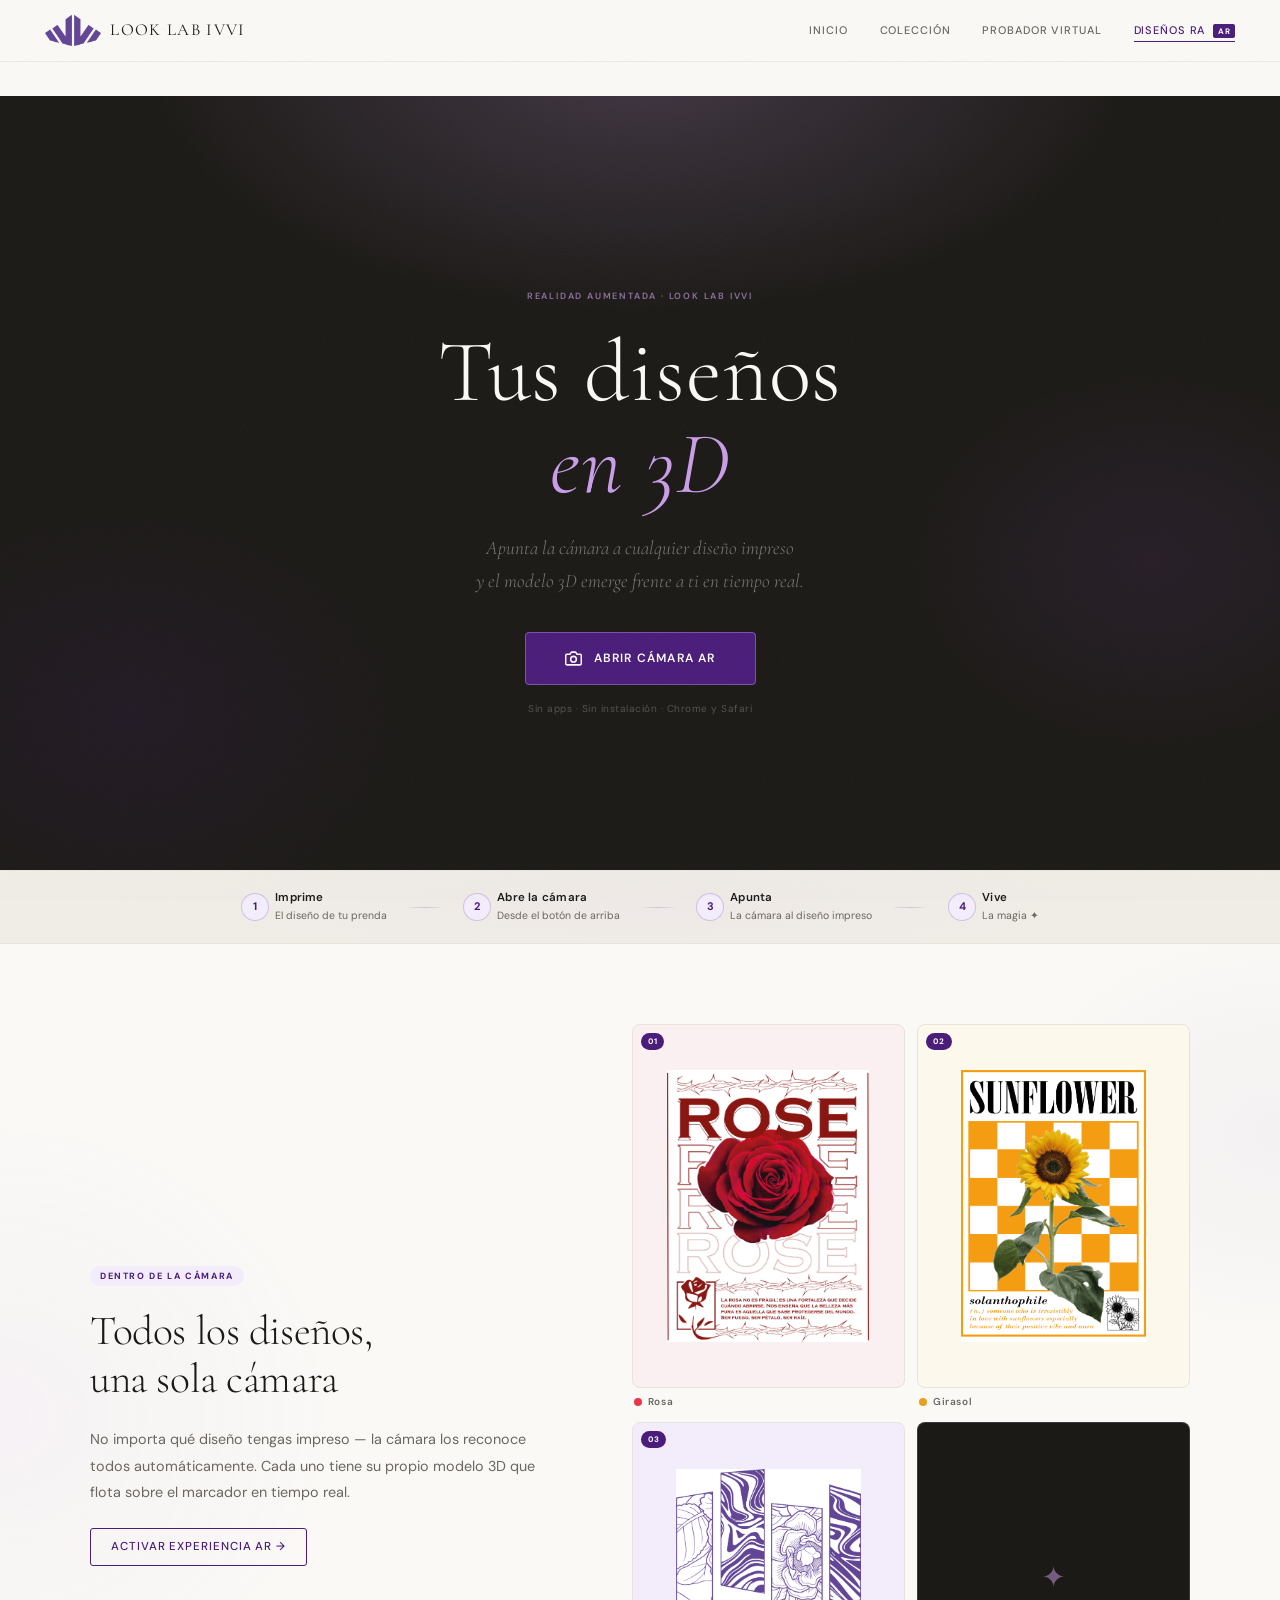
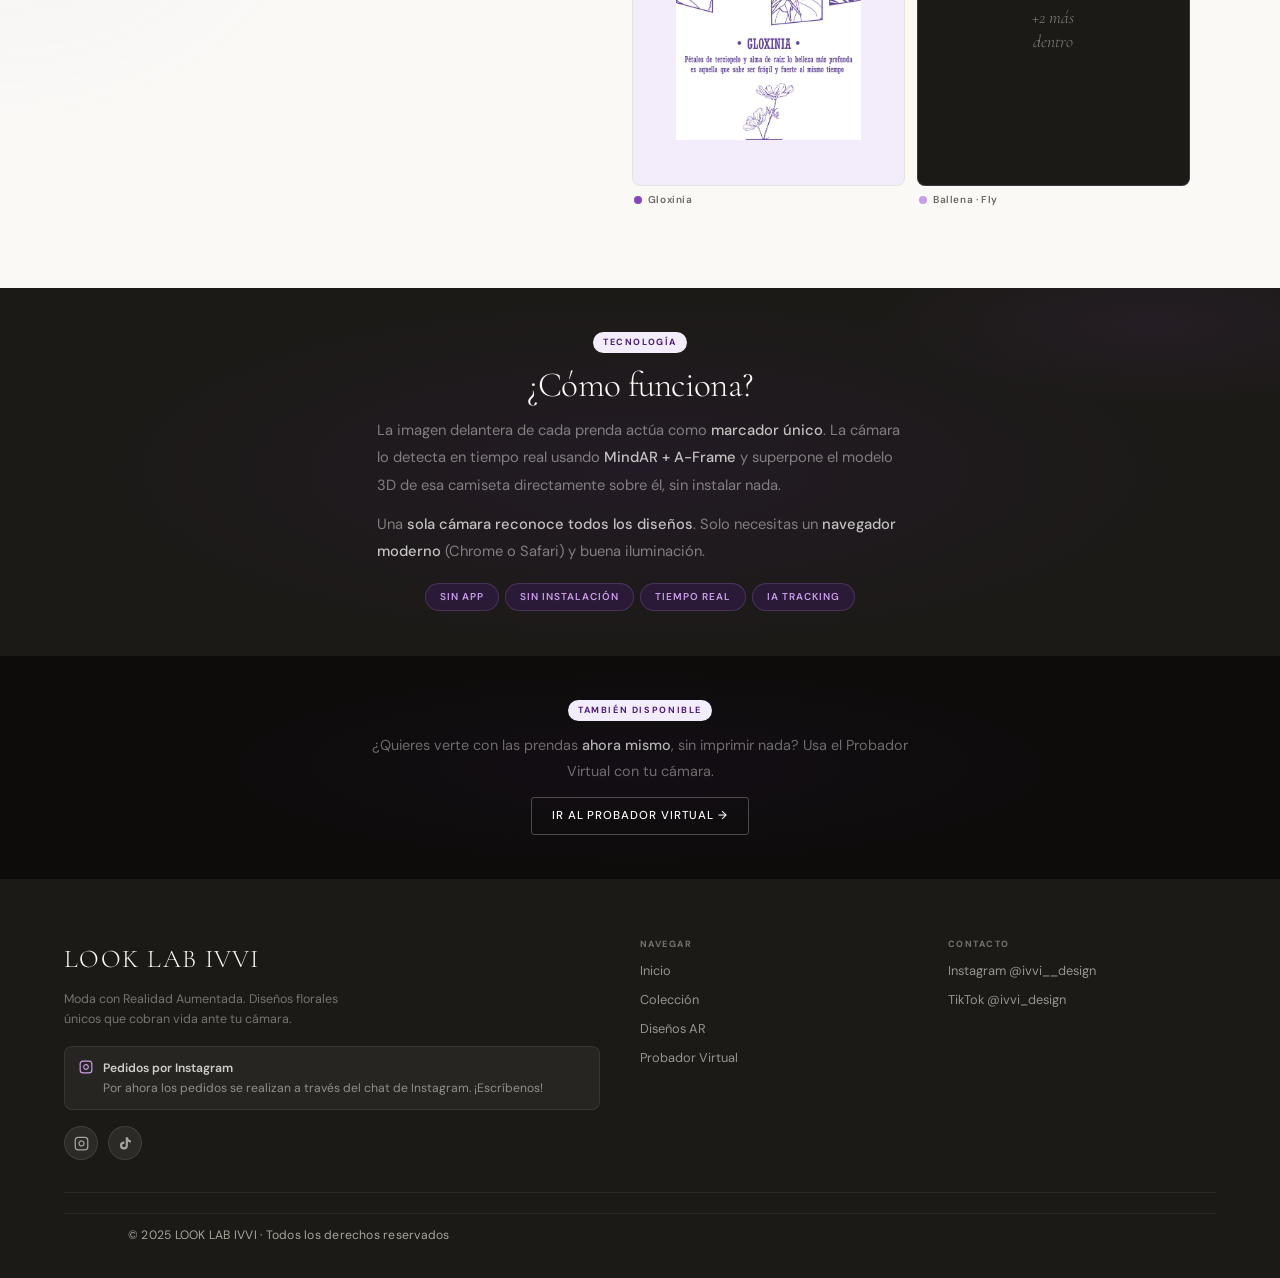
<file: disenios-ra.html>
<!DOCTYPE html>
<html lang="es">
<head>
  <meta charset="UTF-8" />
  <meta name="viewport" content="width=device-width, initial-scale=1.0, user-scalable=no" />
  <title>Diseños RA – LOOK LAB IVVI</title>
  <link rel="stylesheet" href="src/styles/main.css" />
  <link rel="stylesheet" href="src/styles/navbar.css" />
  <link rel="stylesheet" href="src/styles/disenios-ra.css" />
</head>
<body>
<div id="app">

  <!-- ══ NAVBAR ══ -->
  <nav class="navbar" id="mainNav">
    <a href="index.html">
      <div class="brand-container">
        <img src="src/assets/images/logo.png" class="brand-logo" alt="Logo">
        <span class="brand-name">LOOK LAB IVVI</span>
      </div>
    </a>
    <button class="navbar-toggle" id="navToggle"
      aria-label="Abrir menú" aria-expanded="false">
      <span></span><span></span><span></span>
    </button>
    <ul class="navbar-links" id="navLinks">
      <li><a href="index.html">Inicio</a></li>
      <li><a href="coleccion.html">Colección</a></li>
      <li><a href="probador.html">Probador Virtual</a></li>
      <li><a href="disenios-ra.html" class="active">Diseños RA <span class="badge-ar">AR</span></a></li>
    </ul>
  </nav>

  <!-- ══ HERO ══ -->
  <header class="ra-hero">
    <div class="ra-hero-bg-glow"></div>

    <div class="ra-hero-inner">

      <!-- Eyebrow -->
      <p class="ra-eyebrow">Realidad Aumentada · LOOK LAB IVVI</p>

      <!-- Título -->
      <h1 class="ra-hero-titulo">
        Tus diseños<br>
        <em>en 3D</em>
      </h1>

      <!-- Subtítulo -->
      <p class="ra-hero-subtitulo">
        Apunta la cámara a cualquier diseño impreso<br>
        y el modelo 3D emerge frente a ti en tiempo real.
      </p>

      <!-- CTA principal -->
      <a href="ar/ar-unificado.html" class="ra-hero-cta">
        <span class="ra-cta-pulse"></span>
        <svg xmlns="http://www.w3.org/2000/svg" width="17" height="17"
          viewBox="0 0 24 24" fill="none" stroke="currentColor"
          stroke-width="2.2" stroke-linecap="round" stroke-linejoin="round">
          <path d="M23 19a2 2 0 01-2 2H3a2 2 0 01-2-2V8a2 2 0 012-2h4l2-3h6l2 3h4a2 2 0 012 2z"/>
          <circle cx="12" cy="13" r="4"/>
        </svg>
        Abrir cámara AR
      </a>

      <!-- Nota sin instalación -->
      <p class="ra-hero-nota">Sin apps · Sin instalación · Chrome y Safari</p>

    </div><!-- /.ra-hero-inner -->
  </header>

  <!-- ══ PASOS ══ -->
  <section class="ra-steps">
    <div class="ra-step">
      <div class="ra-step-n">1</div>
      <div class="ra-step-body">
        <strong>Imprime</strong>
        <span>El diseño de tu prenda</span>
      </div>
    </div>
    <div class="ra-step-divider"></div>
    <div class="ra-step">
      <div class="ra-step-n">2</div>
      <div class="ra-step-body">
        <strong>Abre la cámara</strong>
        <span>Desde el botón de arriba</span>
      </div>
    </div>
    <div class="ra-step-divider"></div>
    <div class="ra-step">
      <div class="ra-step-n">3</div>
      <div class="ra-step-body">
        <strong>Apunta</strong>
        <span>La cámara al diseño impreso</span>
      </div>
    </div>
    <div class="ra-step-divider"></div>
    <div class="ra-step">
      <div class="ra-step-n">4</div>
      <div class="ra-step-body">
        <strong>Vive</strong>
        <span>La magia ✦</span>
      </div>
    </div>
  </section>

  <!-- ══ DISEÑOS DENTRO DE LA CÁMARA ══ -->
  <section class="ra-dentro">
    <div class="ra-dentro-inner">

      <div class="ra-dentro-copy">
        <span class="ra-label">Dentro de la cámara</span>
        <h2>Todos los diseños,<br>una sola cámara</h2>
        <p>
          No importa qué diseño tengas impreso — la cámara los reconoce todos
          automáticamente. Cada uno tiene su propio modelo 3D que flota sobre
          el marcador en tiempo real.
        </p>
        <a href="ar/ar-unificado.html" class="btn-outline ra-dentro-btn">
          Activar experiencia AR →
        </a>
      </div>

      <!-- Grid de marcadores -->
      <div class="ra-markers-grid">

        <div class="ra-marker-card">
          <div class="ra-marker-img-wrap ra-marker--rosa">
            <img src="src/assets/images/rosax.png" alt="Marcador Rosa" loading="lazy" />
            <span class="ra-marker-badge">01</span>
          </div>
          <div class="ra-marker-foot">
            <span class="ra-marker-dot" style="background:#E8374A"></span>
            Rosa
          </div>
        </div>

        <div class="ra-marker-card">
          <div class="ra-marker-img-wrap ra-marker--sol">
            <img src="src/assets/images/girasolx.png" alt="Marcador Girasol" loading="lazy" />
            <span class="ra-marker-badge">02</span>
          </div>
          <div class="ra-marker-foot">
            <span class="ra-marker-dot" style="background:#E8A020"></span>
            Girasol
          </div>
        </div>

        <div class="ra-marker-card">
          <div class="ra-marker-img-wrap ra-marker--glox">
            <img src="src/assets/images/gloxiniax.png" alt="Marcador Gloxinia" loading="lazy" />
            <span class="ra-marker-badge">03</span>
          </div>
          <div class="ra-marker-foot">
            <span class="ra-marker-dot" style="background:#8B44C0"></span>
            Gloxinia
          </div>
        </div>

        <!-- Card "más diseños" -->
        <div class="ra-marker-card ra-marker-card--mas">
          <div class="ra-marker-img-wrap ra-marker--mas">
            <span class="ra-mas-icon">✦</span>
            <span class="ra-mas-txt">+2 más<br>dentro</span>
          </div>
          <div class="ra-marker-foot">
            <span class="ra-marker-dot" style="background:var(--purple-xlight)"></span>
            Ballena · Fly
          </div>
        </div>

      </div><!-- /.ra-markers-grid -->

    </div><!-- /.ra-dentro-inner -->
  </section>

  <!-- ══ CÓMO FUNCIONA ══ -->
  <section class="ra-como">
    <div class="ra-como-inner">
      <span class="ra-label">Tecnología</span>
      <h2>¿Cómo funciona?</h2>
      <p>
        La imagen delantera de cada prenda actúa como <strong>marcador único</strong>.
        La cámara lo detecta en tiempo real usando <strong>MindAR + A-Frame</strong>
        y superpone el modelo 3D de esa camiseta directamente sobre él, sin instalar nada.
      </p>
      <p>
        Una <strong>sola cámara reconoce todos los diseños</strong>. Solo necesitas
        un <strong>navegador moderno</strong> (Chrome o Safari) y buena iluminación.
      </p>
      <div class="ra-como-tags">
        <span>Sin app</span>
        <span>Sin instalación</span>
        <span>Tiempo real</span>
        <span>IA tracking</span>
      </div>
    </div>
  </section>

  <!-- ══ BANNER PROBADOR ══ -->
  <div class="ra-probador-banner">
    <div class="ra-probador-banner-content">
      <span class="ra-label">También disponible</span>
      <p>
        ¿Quieres verte con las prendas <strong>ahora mismo</strong>,
        sin imprimir nada? Usa el Probador Virtual con tu cámara.
      </p>
      <a href="probador.html" class="btn-outline ra-probador-btn">
        Ir al Probador Virtual →
      </a>
    </div>
  </div>

  <footer class="footer" id="contacto">
    <div class="footer-grid">
      <div>
        <span class="footer-brand-name">LOOK LAB IVVI</span>
        <p class="footer-tagline">Moda con Realidad Aumentada. Diseños florales únicos que cobran vida ante tu cámara.</p>
        <div class="footer-pedidos-box">
          <svg xmlns="http://www.w3.org/2000/svg" width="14" height="14" viewBox="0 0 24 24" fill="none" stroke="currentColor" stroke-width="2"><rect x="2" y="2" width="20" height="20" rx="5" ry="5"/><path d="M16 11.37A4 4 0 1112.63 8 4 4 0 0116 11.37z"/><line x1="17.5" y1="6.5" x2="17.51" y2="6.5"/></svg>
          <p><strong>Pedidos por Instagram</strong>Por ahora los pedidos se realizan a través del chat de Instagram. ¡Escríbenos!</p>
        </div>
        <div class="footer-social">
          <a href="https://www.instagram.com/ivvi__design/" target="_blank" rel="noopener" aria-label="Instagram">
            <svg xmlns="http://www.w3.org/2000/svg" width="15" height="15" viewBox="0 0 24 24" fill="none" stroke="currentColor" stroke-width="2"><rect x="2" y="2" width="20" height="20" rx="5" ry="5"/><path d="M16 11.37A4 4 0 1112.63 8 4 4 0 0116 11.37z"/><line x1="17.5" y1="6.5" x2="17.51" y2="6.5"/></svg>
          </a>
          <a href="https://www.tiktok.com/@ivvi_design" target="_blank" rel="noopener" aria-label="TikTok">
            <svg xmlns="http://www.w3.org/2000/svg" width="15" height="15" viewBox="0 0 24 24" fill="currentColor"><path d="M19.59 6.69a4.83 4.83 0 01-3.77-4.25V2h-3.45v13.67a2.89 2.89 0 01-2.88 2.5 2.89 2.89 0 01-2.89-2.89 2.89 2.89 0 012.89-2.89c.28 0 .54.04.79.1V9.01a6.34 6.34 0 00-.79-.05 6.34 6.34 0 00-6.34 6.34 6.34 6.34 0 006.34 6.34 6.34 6.34 0 006.33-6.34V8.69a8.18 8.18 0 004.78 1.52V6.76a4.84 4.84 0 01-1.01-.07z"/></svg>
          </a>
        </div>
      </div>
      
      <div class="footer-col">
        <h4>Navegar</h4>
        <ul>
          <li><a href="index.html">Inicio</a></li>
          <li><a href="coleccion.html">Colección</a></li>
          <li><a href="disenios-ra.html">Diseños AR</a></li>
          <li><a href="probador.html">Probador Virtual</a></li>
        </ul>
      </div>
      <div class="footer-col">
        <h4>Contacto</h4>
        <ul>
          <li><a href="https://www.instagram.com/ivvi__design/" target="_blank" rel="noopener">Instagram @ivvi__design</a></li>
          <li><a href="https://www.tiktok.com/@ivvi_design" target="_blank" rel="noopener">TikTok @ivvi_design</a></li>
        </ul>
      </div>
    </div>
    <div class="footer-bottom">
      <p>&copy; 2025 LOOK LAB IVVI · Todos los derechos reservados</p>
    </div>
  </footer>

</div><!-- /#app -->

<script src="src/scripts/navbar.js"></script>
<script>
  const nav = document.getElementById('mainNav');
  window.addEventListener('scroll', () =>
    nav.classList.toggle('scrolled', window.scrollY > 10)
  );
</script>
</body>
</html>
</file>
<file: src/styles/main.css>
/* ============================================================
   LOOK LAB IVVI — Sistema de Diseño Artístico
   main.css · Tokens · Texturas · Grid · Componentes globales
   ============================================================ */

@import url('https://fonts.googleapis.com/css2?family=Cormorant+Garamond:ital,wght@0,300;0,400;0,600;1,300;1,400;1,600&family=DM+Sans:ital,opsz,wght@0,9..40,300;0,9..40,400;0,9..40,500;1,9..40,300&display=swap');

:root {
  --cream:        #FAF9F6;
  --cream-dark:   #F0EDE6;
  --cream-mid:    #E8E4DB;
  --gray-100:     #EDEDEA;
  --gray-200:     #D9D6CF;
  --gray-400:     #A8A49B;
  --gray-600:     #6B6760;
  --gray-800:     #38352F;
  --carbon:       #1C1A17;
  --black:        #0D0C0A;
  --white:        #FFFFFF;
  --purple:       #4A1D7A;
  --purple-mid:   #6B2FA0;
  --purple-light: #8B44C0;
  --purple-xlight:#C99EE8;
  --purple-lights:#C99EE8;
  --purple-tint:  #F3ECFB;
  --rosa-accent:  #C0292E;
  --rosa-light:   #F5E6E7;
  --sol-accent:   #C48A00;
  --sol-light:    #FBF3DC;
  --glox-accent:  #7B3FA8;
  --glox-light:   #EFE6F9;
  --font-display: 'Cormorant Garamond', Georgia, serif;
  --font-body:    'DM Sans', system-ui, sans-serif;
  --space-xs:3px; --space-s:6px; --space-m:12px;
  --space-l:22px; --space-xl:44px; --space-2xl:80px;
  --ease-out:cubic-bezier(0.16,1,0.3,1);
  --dur-fast:180ms; --dur-mid:360ms; --dur-slow:600ms;
  --shadow-s:0 1px 3px rgba(28,26,23,.06);
  --shadow-m:0 4px 16px rgba(28,26,23,.08);
  --shadow-l:0 12px 40px rgba(28,26,23,.12);
  --shadow-purple:0 8px 32px rgba(74,29,122,.22);
  --radius-s:4px; --radius-m:8px; --radius-l:14px; --radius-pill:999px;
}

*,*::before,*::after{margin:0;padding:0;box-sizing:border-box}
html{scroll-behavior:smooth;-webkit-font-smoothing:antialiased}
body{background:var(--cream);color:var(--carbon);font-family:var(--font-body);font-size:13px;line-height:1.6;overflow-x:hidden}
img{display:block;max-width:100%}
a{color:inherit;text-decoration:none}
button{cursor:pointer;border:none;background:none;font:inherit}
ul,ol{list-style:none}
#app{padding-top:62px}

/* ── CAPA DE GRANO GLOBAL ── */
body::after{
  content:'';
  position:fixed;inset:0;
  pointer-events:none;z-index:9999;
  opacity:.032;
  background-image:url("data:image/svg+xml,%3Csvg xmlns='http://www.w3.org/2000/svg' width='300' height='300'%3E%3Cfilter id='n'%3E%3CfeTurbulence type='fractalNoise' baseFrequency='.75' numOctaves='4' stitchTiles='stitch'/%3E%3C/filter%3E%3Crect width='300' height='300' filter='url(%23n)'/%3E%3C/svg%3E");
  background-size:220px 220px;
  background-repeat:repeat;
}

/* ── TIPOGRAFÍA ── */
h1,h2,h3,h4{font-family:var(--font-display);font-weight:300;line-height:1.15;letter-spacing:-0.01em;color:var(--carbon)}
h1{font-size:clamp(2rem,5vw,3.8rem)}
h2{font-size:clamp(1.4rem,3vw,2.2rem)}
h3{font-size:clamp(1rem,1.8vw,1.35rem)}

/* ── BOTONES ── */
.btn-primary{display:inline-flex;align-items:center;gap:8px;padding:10px 24px;background:var(--purple);color:var(--white);font-family:var(--font-body);font-size:11.5px;font-weight:500;letter-spacing:.08em;text-transform:uppercase;border-radius:var(--radius-s);transition:background var(--dur-fast) var(--ease-out),transform var(--dur-fast) var(--ease-out),box-shadow var(--dur-fast) var(--ease-out)}
.btn-primary:hover{background:var(--purple-mid);transform:translateY(-2px);box-shadow:var(--shadow-purple)}
.btn-outline{display:inline-flex;align-items:center;gap:8px;padding:9px 20px;background:transparent;color:var(--purple);font-family:var(--font-body);font-size:11.5px;font-weight:500;letter-spacing:.08em;text-transform:uppercase;border:1.5px solid var(--purple);border-radius:var(--radius-s);transition:background var(--dur-fast),box-shadow var(--dur-fast)}
.btn-outline:hover{background:var(--purple-tint);box-shadow:var(--shadow-s)}
.btn-ghost{display:inline-flex;align-items:center;gap:6px;padding:6px 0;background:transparent;color:var(--gray-600);font-family:var(--font-body);font-size:11.5px;font-weight:500;letter-spacing:.04em;border-bottom:1px solid transparent;transition:color var(--dur-fast),border-color var(--dur-fast)}
.btn-ghost:hover{color:var(--purple);border-bottom-color:var(--purple)}

/* ── GRID PRINCIPAL ── */
.contenedor{
  display:grid;
  grid-template-columns:clamp(12px,3vw,60px) 1fr 1fr 1fr 1fr clamp(12px,3vw,60px);
  grid-template-areas:
    ". men men men men ."
    ". carrusel carrusel carrusel carrusel ."
    "nueva-col nueva-col nueva-col nueva-col nueva-col nueva-col"
    "prendas-disp prendas-disp prendas-disp prendas-disp prendas-disp prendas-disp"
    "ar-showcase ar-showcase ar-showcase ar-showcase ar-showcase ar-showcase"
    ". video video texti texti ."
    ". texta texta texta texta ."
    "piepag piepag piepag piepag piepag piepag";
}
.men{grid-area:men} .carrusel{grid-area:carrusel}
.nueva-col{grid-area:nueva-col} .prendas-disp{grid-area:prendas-disp}
.ar-showcase{grid-area:ar-showcase} .video{grid-area:video}
.texti{grid-area:texti} .texta{grid-area:texta} .piepag{grid-area:piepag}

/* ── NUEVA COLECCIÓN ── */
.nueva-col{background:var(--carbon);display:grid;grid-template-columns:1fr 1fr;gap:0;position:relative;overflow:hidden}
.nueva-col::before{content:'';position:absolute;inset:0;pointer-events:none;z-index:0;background:radial-gradient(ellipse 60% 80% at 80% 30%,rgba(139,68,192,.12) 0%,transparent 60%),radial-gradient(ellipse 40% 60% at 10% 70%,rgba(74,29,122,.08) 0%,transparent 55%)}
.nueva-col-copy{padding:var(--space-xl) clamp(18px,4vw,60px);display:flex;flex-direction:column;justify-content:center;gap:var(--space-m);border-right:1px solid rgba(255,255,255,.06);position:relative;z-index:1}
.nueva-col-pill{display:inline-flex;align-items:center;gap:5px;width:fit-content;background:rgba(201,158,232,.12);border:1px solid rgba(201,158,232,.22);border-radius:var(--radius-pill);padding:3px 12px;font-family:var(--font-body);font-size:9px;font-weight:700;letter-spacing:.14em;text-transform:uppercase;color:var(--purple-xlight)}
.nueva-col-copy h2{font-family:var(--font-display);font-size:clamp(1.5rem,3vw,2.4rem);font-weight:300;color:var(--cream);line-height:1.1;margin:0}
.nueva-col-copy h2 em{font-style:italic;color:var(--purple-xlight)}
.nueva-col-copy p{font-size:.82rem;color:rgba(250,249,246,.45);line-height:1.75;max-width:320px}
.nueva-col-cards{display:grid;grid-template-columns:repeat(3,1fr);position:relative;z-index:1}
.nueva-col-card{position:relative;overflow:hidden;text-decoration:none;display:block;aspect-ratio:3/4;border-left:1px solid rgba(255,255,255,.06);transition:filter var(--dur-mid)}
.nueva-col-card--rosa{background:var(--rosa-light)} .nueva-col-card--sol{background:var(--sol-light)} .nueva-col-card--glox{background:var(--glox-light)}
.nueva-col-card img{position:absolute;inset:0;width:100%;height:100%;object-fit:contain;padding:12%;transition:transform var(--dur-slow) var(--ease-out)}
.nueva-col-card:hover img{transform:scale(1.06)}
.nueva-col-card-foot{position:absolute;bottom:0;left:0;right:0;padding:6px 10px;background:rgba(13,12,10,.78);display:flex;align-items:center;justify-content:space-between;border-top:1px solid rgba(255,255,255,.06)}
.nueva-col-card-foot strong{font-size:.72rem;font-weight:500;color:var(--cream);letter-spacing:.04em}
.nueva-col-ar{font-size:7.5px;font-weight:700;letter-spacing:.1em;text-transform:uppercase;background:var(--purple);color:var(--white);padding:2px 5px;border-radius:var(--radius-pill)}

/* ── PRENDAS DISPONIBLES ── */
.prendas-disp{grid-area:prendas-disp;background:var(--cream);padding:var(--space-xl) clamp(18px,4vw,60px);position:relative;overflow:hidden}
.prendas-disp::before{content:'';position:absolute;inset:0;pointer-events:none;background:radial-gradient(ellipse 50% 70% at 90% 50%,rgba(201,158,232,.06) 0%,transparent 60%),radial-gradient(ellipse 40% 40% at 5% 10%,rgba(74,29,122,.04) 0%,transparent 55%)}
.prendas-disp-header{display:flex;align-items:center;justify-content:space-between;flex-wrap:wrap;margin-bottom:var(--space-l);position:relative;z-index:1}
.prendas-disp-header-left{display:flex;flex-direction:column;gap:4px}
.prendas-eyebrow{font-family:var(--font-body);font-size:9px;font-weight:600;letter-spacing:.16em;text-transform:uppercase;color:var(--purple);background:var(--purple-tint);padding:3px 10px;border-radius:var(--radius-pill);width:fit-content}
.prendas-disp-header h2{font-family:var(--font-display);font-size:clamp(1.2rem,2.2vw,1.7rem);font-weight:300;color:var(--carbon);margin:0}
.prendas-ver-todo{font-family:var(--font-body);font-size:11px;font-weight:500;letter-spacing:.06em;color:var(--purple);border-bottom:1px solid rgba(74,29,122,.28);white-space:nowrap;padding-bottom:1px;align-self:flex-end;transition:border-color var(--dur-fast)}
.prendas-ver-todo:hover{border-color:var(--purple)}
.prendas-grid{display:grid;grid-template-columns:1fr 1fr;gap:var(--space-m);position:relative;z-index:1}
.prenda-cat{position:relative;overflow:hidden;border-radius:var(--radius-m);display:block;text-decoration:none;min-height:160px;background:var(--gray-800);border:1.5px solid var(--cream-mid);transition:transform var(--dur-mid) var(--ease-out),box-shadow var(--dur-mid),border-color var(--dur-mid)}
.prenda-cat:hover{transform:translateY(-3px);box-shadow:var(--shadow-l);border-color:var(--purple-xlight)}
.prenda-cat-bg{position:absolute;inset:0;width:100%;height:100%;object-fit:cover;object-position:center top;filter:brightness(.68) saturate(.85);transition:transform var(--dur-slow) var(--ease-out),filter var(--dur-slow)}
.prenda-cat:hover .prenda-cat-bg{transform:scale(1.04);filter:brightness(.52) saturate(1.1)}
.prenda-cat-overlay{position:absolute;inset:0;background:linear-gradient(to top,rgba(13,12,10,.9) 0%,rgba(13,12,10,.15) 65%,transparent 100%)}
.prenda-cat-badge{position:absolute;top:10px;left:10px;background:rgba(250,249,246,.13);backdrop-filter:blur(8px);border:1px solid rgba(250,249,246,.2);border-radius:var(--radius-pill);color:var(--cream);font-family:var(--font-body);font-size:8px;font-weight:600;letter-spacing:.12em;text-transform:uppercase;padding:2px 8px}
.prenda-cat-badge--soon{background:rgba(74,29,122,.28);border-color:rgba(201,158,232,.28);color:var(--purple-xlight)}
.prenda-cat-body{position:absolute;bottom:0;left:0;right:0;padding:var(--space-m) var(--space-m) var(--space-l);display:flex;align-items:flex-end;justify-content:space-between;gap:var(--space-s)}
.prenda-cat-info{display:flex;flex-direction:column;gap:2px}
.prenda-cat-label{font-family:var(--font-body);font-size:8px;font-weight:600;letter-spacing:.14em;text-transform:uppercase;color:var(--purple-xlight);opacity:.7}
.prenda-cat-nombre{font-family:var(--font-display);font-size:clamp(1rem,1.8vw,1.4rem);font-weight:300;color:var(--cream);line-height:1.1;margin:0}
.prenda-cat-sub{font-size:.7rem;color:rgba(250,249,246,.38)}
.prenda-cat-btn{display:inline-flex;align-items:center;gap:4px;background:var(--purple);color:var(--white);font-family:var(--font-body);font-size:8px;font-weight:700;letter-spacing:.1em;text-transform:uppercase;padding:6px 11px;border-radius:var(--radius-s);flex-shrink:0;transition:background var(--dur-fast),transform var(--dur-fast);pointer-events:none}
.prenda-cat:hover .prenda-cat-btn{background:var(--purple-mid);transform:translateX(2px)}

/* ── VIDEO + PROBADOR ── */
.video{min-height:320px;overflow:hidden}
iframe{width:100%;height:100%;min-height:260px;display:block;border:none}
.texti{padding:var(--space-xl) var(--space-l);background:var(--carbon);color:var(--cream);display:flex;flex-direction:column;justify-content:center;gap:var(--space-m);position:relative;overflow:hidden}
.texti::before{content:'';position:absolute;inset:0;pointer-events:none;background:radial-gradient(ellipse 80% 80% at 50% 50%,rgba(139,68,192,.1) 0%,transparent 65%)}
.texti > *{position:relative;z-index:1}
.texti h2{color:var(--cream);font-size:clamp(1.2rem,2.2vw,1.7rem);line-height:1.2}
.texti h2 em{font-style:italic;color:var(--purple-xlight)}
.texti p{font-size:.86rem;color:var(--gray-400);line-height:1.75}

/* ── SOBRE NOSOTROS ── */
.texta{background:var(--cream-dark);border-top:1px solid var(--cream-mid)}
.texta-inner{padding:var(--space-xl) var(--space-l);text-align:center;max-width:640px;margin:0 auto}
.texta-inner h2{margin-bottom:var(--space-m)}
.texta-inner p{color:var(--gray-600);line-height:1.85;font-size:.9rem}

/* ── FOOTER ── */
.piepag{grid-area:piepag;background:var(--black);border-top:1px solid rgba(255,255,255,.06);position:relative;overflow:hidden}
.piepag::before{content:'';position:absolute;inset:0;pointer-events:none;background:radial-gradient(ellipse 60% 60% at 20% 50%,rgba(74,29,122,.08) 0%,transparent 60%),radial-gradient(ellipse 40% 40% at 80% 80%,rgba(139,68,192,.06) 0%,transparent 55%)}
.footer-inner{position:relative;z-index:1;max-width:1100px;margin:0 auto;padding:var(--space-xl) clamp(24px,5vw,80px) var(--space-l);display:grid;grid-template-columns:1.5fr 1fr 1fr;gap:var(--space-xl)}
.footer-brand{display:flex;flex-direction:column;gap:var(--space-m)}
.footer-brand-name{font-family:var(--font-display);font-size:1.4rem;font-weight:400;color:var(--cream);letter-spacing:.06em}
.footer-tagline{font-size:.82rem;color:var(--gray-400);line-height:1.8;max-width:240px}

/* Aviso de pedidos por Instagram */
.footer-pedidos-aviso{display:flex;align-items:flex-start;gap:8px;background:rgba(201,158,232,.08);border:1px solid rgba(201,158,232,.18);border-radius:var(--radius-m);padding:10px 14px;margin-top:var(--space-s)}
.footer-pedidos-aviso svg{flex-shrink:0;margin-top:1px;color:var(--purple-xlight)}
.footer-pedidos-aviso p{font-size:.75rem;color:rgba(250,249,246,.5);line-height:1.6}
.footer-pedidos-aviso p strong{display:block;color:var(--purple-xlight);font-weight:600;font-size:.72rem;letter-spacing:.08em;text-transform:uppercase;margin-bottom:2px}

.footer-social{display:flex;gap:10px;margin-top:var(--space-s)}
.footer-social a{display:flex;align-items:center;justify-content:center;width:36px;height:36px;border-radius:50%;background:rgba(255,255,255,.06);border:1px solid rgba(255,255,255,.1);color:var(--gray-400);transition:background var(--dur-fast),color var(--dur-fast),transform var(--dur-fast),border-color var(--dur-fast)}
.footer-social a:hover{background:var(--purple);color:var(--white);border-color:var(--purple);transform:translateY(-2px)}
.footer-col h4{font-family:var(--font-body);font-size:10px;font-weight:600;letter-spacing:.14em;text-transform:uppercase;color:rgba(250,249,246,.35);margin-bottom:var(--space-m)}
.footer-col ul{display:flex;flex-direction:column;gap:10px}
.footer-col a{font-size:.83rem;color:var(--gray-400);transition:color var(--dur-fast)}
.footer-col a:hover{color:var(--cream)}
.footer-bottom{position:relative;z-index:1;border-top:1px solid rgba(255,255,255,.06);padding:var(--space-m) clamp(24px,5vw,80px);display:flex;align-items:center;justify-content:space-between;flex-wrap:wrap;gap:var(--space-s)}
.footer-bottom p{font-size:.76rem;color:var(--gray-400);letter-spacing:.02em}

/* ── TOOLTIP ── */
[data-tip]{position:relative;cursor:help}
[data-tip]::after{content:attr(data-tip);position:absolute;bottom:calc(100% + 8px);left:50%;transform:translateX(-50%) translateY(4px);white-space:nowrap;background:var(--carbon);color:var(--cream);font-family:var(--font-body);font-size:10px;padding:5px 10px;border-radius:var(--radius-m);pointer-events:none;opacity:0;transition:opacity var(--dur-mid) var(--ease-out),transform var(--dur-mid) var(--ease-out);z-index:100;box-shadow:var(--shadow-m)}
[data-tip]:hover::after{opacity:1;transform:translateX(-50%) translateY(0)}

@keyframes fadeUp{from{opacity:0;transform:translateY(20px)}to{opacity:1;transform:translateY(0)}}
@keyframes pulse-btn{0%,100%{opacity:1;transform:scale(1)}50%{opacity:.3;transform:scale(.5)}}

@media(max-width:768px){
  .contenedor{grid-template-columns:12px 1fr 1fr 12px;grid-template-areas:". men men ." ". carrusel carrusel ." "nueva-col nueva-col nueva-col nueva-col" "prendas-disp prendas-disp prendas-disp prendas-disp" "ar-showcase ar-showcase ar-showcase ar-showcase" ". video video ." ". texti texti ." ". texta texta ." "piepag piepag piepag piepag"}
  .nueva-col{grid-template-columns:1fr}
  .nueva-col-copy{border-right:none;border-bottom:1px solid rgba(255,255,255,.06)}
  .nueva-col-cards{grid-template-columns:repeat(3,1fr)}
  .prendas-grid{grid-template-columns:1fr}
  .prenda-cat{min-height:130px}
  .texti{padding:var(--space-l)}
  .footer-inner{grid-template-columns:1fr;gap:var(--space-l)}
}
@media(max-width:480px){:root{font-size:12px}}

/* ════════════════════════════════════════
   TIPOGRAFÍA MÁS RECTA
   Reduce uso de Cormorant en elementos secundarios,
   prioriza DM Sans para legibilidad directa
════════════════════════════════════════ */

/* Títulos h2/h3 de secciones usan DM Sans salvo display */
.prendas-disp h2,
.prendas-disp-header h2,
.nueva-col-copy h2,
.texti h2,
.texta-inner h2,
.ra-como-inner h2,
.col-ar-banner-inner h2 {
  font-family: var(--font-body);
  font-weight: 600;
  letter-spacing: -.02em;
}

/* Mantener Cormorant solo en hero, ra-titulo y cards editoriales */
.men h1,
.ra-titulo,
.ar-showcase-copy h2 {
  font-family: var(--font-display);
  font-weight: 300;
}

/* Cards de colección: nombre de prenda en DM Sans */
.col-card-nombre,
.ra-card-titulo {
  font-family: var(--font-body);
  font-weight: 600;
  font-size: clamp(.9rem, 1.3vw, 1.1rem);
  letter-spacing: -.01em;
}

/* Footer brand en DM Sans */
.footer-brand-name {
  font-family: var(--font-body);
  font-weight: 700;
  letter-spacing: .12em;
}
    /* ════════════════════════════════════════════════
       INDEX — Inspirado en Milfshakes + Chill Colombia
       Prendas al frente, variantes de color visibles,
       grid editorial limpio y directo
    ════════════════════════════════════════════════ */

    * { box-sizing: border-box; }

    /* ══ ANNOUNCEMENT BAR ══ */
    .announce-bar {
      background: var(--carbon);
      color: rgba(250,249,246,.75);
      font-family: var(--font-body);
      font-size: 10px; letter-spacing: .14em; text-transform: uppercase;
      text-align: center; padding: 9px 16px;
      position: fixed; top: 0; left: 0; right: 0;
      z-index: 200;
    }
    .announce-bar span { color: var(--purple-xlight); }
    #app { padding-top: calc(62px + 34px); }

    /* ══ HERO — SPLIT EDITORIAL ══
       Inspirado en Chill Colombia: imagen grande izquierda,
       texto y prendas a la derecha
    */
    .hero {
      display: grid;
      grid-template-columns: 1fr 1fr;
      min-height: 92vh;
      background: var(--cream);
      overflow: hidden;
    }

    /* Lado izquierdo — imagen heroína grande */
    .hero-img-side {
      position: relative;
      background: #EDEAE3;
      overflow: hidden;
      cursor: pointer;
    }
    .hero-img-side img {
      width: 100%; height: 100%;
      object-fit: contain;
      padding: 8% 12% 4%;
      transition: transform .7s cubic-bezier(.25,.46,.45,.94);
    }
    .hero-img-side:hover img { transform: scale(1.03); }

    /* Pill de colección */
    .hero-col-pill {
      position: absolute; top: 20px; left: 20px;
      background: rgba(250,249,246,.9); backdrop-filter: blur(8px);
      border: 1px solid rgba(28,26,23,.08);
      font-family: var(--font-body);
      font-size: 9px; font-weight: 700; letter-spacing: .15em; text-transform: uppercase;
      color: var(--carbon); padding: 6px 14px; border-radius: 20px;
    }

    /* Swatches de color sobre la imagen — estilo Chill Colombia */
    .hero-swatches {
      position: absolute; bottom: 20px; left: 20px;
      display: flex; gap: 6px; align-items: center;
    }
    .hero-swatch {
      width: 22px; height: 22px; border-radius: 50%;
      border: 2px solid rgba(255,255,255,.6);
      cursor: pointer;
      transition: transform .15s, border-color .15s;
    }
    .hero-swatch:hover,
    .hero-swatch.active { border-color: var(--carbon); transform: scale(1.2); }

    /* Lado derecho — copy + grid mini de prendas */
    .hero-copy-side {
      display: flex; flex-direction: column;
      justify-content: center;
      padding: clamp(32px, 5vw, 72px) clamp(24px, 5vw, 64px);
      border-left: 1px solid var(--cream-mid);
    }

    .hero-eyebrow {
      font-family: var(--font-body);
      font-size: 9px; font-weight: 700; letter-spacing: .2em; text-transform: uppercase;
      color: var(--purple); margin-bottom: 16px;
      display: flex; align-items: center; gap: 8px;
    }
    .hero-eyebrow::before {
      content: ''; display: inline-block;
      width: 24px; height: 1px; background: var(--purple);
    }

    .hero-titulo {
      font-family: var(--font-display);
      font-size: clamp(2.2rem, 4.5vw, 4rem);
      font-weight: 300; color: var(--carbon);
      line-height: 1.0; letter-spacing: -.02em;
      margin-bottom: 18px;
    }
    .hero-titulo em { color: var(--purple); font-style: italic; }

    .hero-desc {
      font-family: var(--font-body);
      font-size: clamp(.85rem, 1.2vw, .95rem);
      color: var(--gray-600); line-height: 1.7;
      margin-bottom: 28px; max-width: 380px;
    }

    /* Mini grid de las 3 prendas principales — estilo Milfshakes */
    .hero-mini-grid {
      display: grid; grid-template-columns: repeat(3, 1fr);
      gap: 6px; margin-bottom: 28px;
    }
    .hero-mini-card {
      aspect-ratio: 3/4;
      background: var(--cream-dark);
      border-radius: 8px; overflow: hidden;
      position: relative; cursor: pointer;
      transition: transform .2s;
      text-decoration: none; display: block;
    }
    .hero-mini-card:hover { transform: translateY(-3px); }
    .hero-mini-card img {
      width: 100%; height: 100%; object-fit: contain;
      padding: 10%;
      transition: transform .4s;
    }
    .hero-mini-card:hover img { transform: scale(1.06); }
    .hero-mini-card-label {
      position: absolute; bottom: 0; left: 0; right: 0;
      background: linear-gradient(to top, rgba(28,26,23,.55), transparent);
      padding: 12px 8px 8px;
      font-family: var(--font-body);
      font-size: 9px; font-weight: 600; letter-spacing: .08em; text-transform: uppercase;
      color: #fff;
    }

    .hero-ctas {
      display: flex; gap: 10px; flex-wrap: wrap; align-items: center;
    }
    .btn-hero-primary {
      font-family: var(--font-body);
      font-size: 11px; font-weight: 700; letter-spacing: .1em; text-transform: uppercase;
      background: var(--carbon); color: #fff;
      border-radius: 30px; padding: 14px 28px;
      border: none; cursor: pointer; text-decoration: none;
      transition: background .18s, transform .15s;
      display: inline-flex; align-items: center; gap: 8px;
    }
    .btn-hero-primary:hover { background: var(--purple); transform: translateY(-1px); }
    .btn-hero-ghost {
      font-family: var(--font-body);
      font-size: 11px; font-weight: 500; letter-spacing: .08em;
      color: var(--gray-600); text-decoration: none;
      border-bottom: 1px solid var(--cream-mid);
      padding-bottom: 1px;
      transition: color .15s, border-color .15s;
    }
    .btn-hero-ghost:hover { color: var(--purple); border-color: var(--purple); }

    /* ══ TICKER CINTA ══ — Estilo Chill Colombia */
    .ticker {
      background: var(--carbon);
      overflow: hidden;
      padding: 11px 0;
      border-top: 1px solid rgba(255,255,255,.05);
    }
    .ticker-track {
      display: flex; gap: 0;
      animation: ticker-anim 30s linear infinite;
      width: max-content;
    }
    .ticker-track:hover { animation-play-state: paused; }
    .ticker-item {
      white-space: nowrap;
      font-family: var(--font-body);
      font-size: 10px; font-weight: 600; letter-spacing: .18em; text-transform: uppercase;
      color: rgba(250,249,246,.5);
      padding: 0 32px;
      display: flex; align-items: center; gap: 32px;
    }
    .ticker-item span { color: var(--purple-xlight); }
    @keyframes ticker-anim { from { transform: translateX(0); } to { transform: translateX(-50%); } }

    /* ══ SECCIÓN "NUEVA COLECCIÓN" — Grid de prendas estilo tienda ══ */
    .coleccion-section {
      padding: clamp(40px, 6vw, 80px) clamp(16px, 5vw, 64px);
      background: var(--white);
    }
    .coleccion-header {
      display: flex; align-items: flex-end; justify-content: space-between;
      margin-bottom: 32px;
    }
    .coleccion-header-left {}
    .coleccion-eyebrow {
      font-family: var(--font-body);
      font-size: 9px; font-weight: 700; letter-spacing: .18em; text-transform: uppercase;
      color: var(--gray-400); margin-bottom: 6px;
    }
    .coleccion-titulo {
      font-family: var(--font-display);
      font-size: clamp(1.6rem, 3vw, 2.4rem);
      font-weight: 300; color: var(--carbon); line-height: 1.1;
    }
    .coleccion-ver-todo {
      font-family: var(--font-body);
      font-size: 10px; font-weight: 600; letter-spacing: .12em; text-transform: uppercase;
      color: var(--carbon); border-bottom: 1px solid var(--carbon);
      padding-bottom: 2px; text-decoration: none;
      transition: color .15s, border-color .15s;
    }
    .coleccion-ver-todo:hover { color: var(--purple); border-color: var(--purple); }

    /* Grid de productos — 4 columnas como Milfshakes */
    .productos-grid {
      display: grid;
      grid-template-columns: repeat(4, 1fr);
      gap: 12px;
    }

    .producto-card {
      text-decoration: none; display: block;
      color: inherit;
    }
    .producto-card-img {
      aspect-ratio: 3/4;
      background: var(--cream-dark);
      border-radius: 10px; overflow: hidden;
      position: relative; margin-bottom: 10px;
      transition: box-shadow .2s;
    }
    .producto-card:hover .producto-card-img {
      box-shadow: 0 8px 28px rgba(28,26,23,.1);
    }
    .producto-card-img img {
      width: 100%; height: 100%;
      object-fit: contain; padding: 8%;
      transition: transform .45s cubic-bezier(.25,.46,.45,.94);
    }
    .producto-card:hover .producto-card-img img { transform: scale(1.05); }

    /* Badge en la card */
    .producto-badge {
      position: absolute; top: 10px; left: 10px;
      font-family: var(--font-body);
      font-size: 8px; font-weight: 700; letter-spacing: .1em; text-transform: uppercase;
      padding: 3px 8px; border-radius: 12px;
    }
    .producto-badge--new { background: var(--carbon); color: #fff; }
    .producto-badge--ar  { background: var(--purple); color: #fff; }
    .producto-badge--limited { background: #fff; color: var(--carbon); border: 1px solid var(--cream-mid); }

    /* Swatches de color en la card — estilo Milfshakes */
    .producto-swatches {
      position: absolute; bottom: 10px; left: 10px;
      display: flex; gap: 5px;
    }
    .producto-swatch {
      width: 18px; height: 18px; border-radius: 50%;
      border: 2px solid rgba(255,255,255,.7);
      transition: transform .15s, border-color .15s;
      cursor: pointer;
    }
    .producto-swatch:hover { transform: scale(1.2); border-color: var(--carbon); }
    .producto-swatch.active { border-color: var(--carbon); }

    /* Info de la card */
    .producto-card-info { padding: 0 2px; }
    .producto-card-nombre {
      font-family: var(--font-body);
      font-size: 12px; font-weight: 600; color: var(--carbon);
      margin-bottom: 2px; letter-spacing: .01em;
    }
    .producto-card-sub {
      font-family: var(--font-display);
      font-size: .78rem; color: var(--gray-400); font-style: italic;
    }
    .producto-card-tallas {
      display: flex; gap: 3px; margin-top: 5px;
    }
    .producto-card-tallas span {
      font-family: var(--font-body);
      font-size: 8.5px; font-weight: 500; letter-spacing: .05em;
      color: var(--gray-400); border: 1px solid var(--cream-mid);
      border-radius: 3px; padding: 1px 5px;
    }

    /* ══ BANNER EDITORIAL DE CORTES ══ — Estilo Milfshakes */
    .cortes-banner {
      background: var(--cream-dark);
      padding: clamp(40px, 5vw, 64px) clamp(16px, 5vw, 64px);
      display: grid;
      grid-template-columns: 1fr 1fr;
      gap: 40px; align-items: center;
      border-top: 1px solid var(--cream-mid);
    }
    .cortes-copy {}
    .cortes-eyebrow {
      font-family: var(--font-body);
      font-size: 9px; font-weight: 700; letter-spacing: .18em; text-transform: uppercase;
      color: var(--gray-400); margin-bottom: 10px;
    }
    .cortes-titulo {
      font-family: var(--font-display);
      font-size: clamp(1.5rem, 2.8vw, 2.2rem);
      font-weight: 300; color: var(--carbon);
      line-height: 1.1; margin-bottom: 16px;
    }
    .cortes-titulo em { color: var(--purple); font-style: italic; }
    .cortes-desc {
      font-family: var(--font-body);
      font-size: .85rem; color: var(--gray-600); line-height: 1.7;
      margin-bottom: 24px; max-width: 400px;
    }

    /* Los 3 tipos de corte como pills visuales */
    .cortes-tipos {
      display: flex; gap: 8px; flex-wrap: wrap;
    }
    .corte-tipo-pill {
      font-family: var(--font-body);
      font-size: 10px; font-weight: 600; letter-spacing: .06em;
      color: var(--carbon); background: #fff;
      border: 1.5px solid var(--cream-mid);
      border-radius: 24px; padding: 8px 16px;
      display: flex; align-items: center; gap: 7px;
      transition: border-color .15s, background .15s;
    }
    .corte-tipo-pill:hover { border-color: var(--carbon); }
    .corte-tipo-pill-dot {
      width: 8px; height: 8px; border-radius: 50%;
      background: var(--carbon); flex-shrink: 0;
    }

    /* Imagen comparativa de cortes */
    .cortes-imgs {
      display: grid; grid-template-columns: repeat(3, 1fr); gap: 6px;
    }
    .corte-img-item {
      aspect-ratio: 2/3;
      background: var(--cream);
      border-radius: 8px; overflow: hidden;
      text-align: center;
      display: flex; flex-direction: column;
      border: 1px solid var(--cream-mid);
    }
    .corte-img-item-img {
      flex: 1; display: flex; align-items: center; justify-content: center;
      padding: 12px;
    }
    .corte-img-item-img img {
      width: 100%; height: 100%; object-fit: contain;
    }
    .corte-img-label {
      font-family: var(--font-body);
      font-size: 8.5px; font-weight: 700; letter-spacing: .1em; text-transform: uppercase;
      color: var(--gray-600); padding: 8px; background: var(--cream-dark);
      border-top: 1px solid var(--cream-mid);
    }

    /* ══ FRANJA AR ══ */
    .ar-franja {
      background: var(--carbon);
      padding: clamp(32px, 5vw, 60px) clamp(16px, 5vw, 64px);
      display: grid;
      grid-template-columns: 1fr 1fr;
      gap: 40px; align-items: center;
    }
    .ar-franja-copy {}
    .ar-franja-pill {
      display: inline-flex; align-items: center; gap: 6px;
      font-family: var(--font-body);
      font-size: 9px; font-weight: 700; letter-spacing: .14em; text-transform: uppercase;
      color: var(--purple-xlight);
      background: rgba(201,158,232,.12); border: 1px solid rgba(201,158,232,.2);
      border-radius: 20px; padding: 5px 12px; margin-bottom: 16px;
    }
    .ar-franja-pill-dot {
      width: 5px; height: 5px; border-radius: 50%;
      background: var(--purple-xlight);
      animation: pulse-ar 1.8s ease-in-out infinite;
    }
    @keyframes pulse-ar { 0%,100%{opacity:1;transform:scale(1)} 50%{opacity:.3;transform:scale(.5)} }
    .ar-franja-titulo {
      font-family: var(--font-display);
      font-size: clamp(1.5rem, 2.8vw, 2.2rem);
      font-weight: 300; color: var(--cream); line-height: 1.1;
      margin-bottom: 14px;
    }
    .ar-franja-titulo em { color: var(--purple-xlight); font-style: italic; }
    .ar-franja-desc {
      font-family: var(--font-body);
      font-size: .84rem; color: rgba(250,249,246,.55); line-height: 1.7;
      margin-bottom: 24px; max-width: 380px;
    }
    .ar-franja-steps {
      display: flex; align-items: center; gap: 10px;
      margin-bottom: 24px;
    }
    .ar-step {
      display: flex; align-items: center; gap: 8px;
    }
    .ar-step-n {
      width: 22px; height: 22px; border-radius: 50%;
      background: rgba(201,158,232,.18); border: 1px solid rgba(201,158,232,.3);
      color: var(--purple-xlight);
      font-family: var(--font-body); font-size: 9px; font-weight: 700;
      display: flex; align-items: center; justify-content: center;
      flex-shrink: 0;
    }
    .ar-step-txt {
      font-family: var(--font-body); font-size: 10px; font-weight: 500;
      color: rgba(250,249,246,.65); letter-spacing: .04em;
    }
    .ar-step-sep {
      color: rgba(250,249,246,.2); font-size: 10px;
    }
    .btn-ar-cta {
      display: inline-flex; align-items: center; gap: 8px;
      font-family: var(--font-body);
      font-size: 11px; font-weight: 700; letter-spacing: .1em; text-transform: uppercase;
      background: var(--purple); color: #fff;
      border-radius: 30px; padding: 13px 24px;
      text-decoration: none; transition: background .18s, transform .15s;
    }
    .btn-ar-cta:hover { background: var(--purple-mid); transform: translateY(-1px); }

    /* Grid de diseños AR */
    .ar-franja-cards {
      display: grid; grid-template-columns: repeat(3, 1fr); gap: 8px;
    }
    .ar-card {
      background: rgba(255,255,255,.06);
      border: 1px solid rgba(255,255,255,.08);
      border-radius: 10px; overflow: hidden;
      text-decoration: none; display: block;
      transition: background .18s, transform .2s;
    }
    .ar-card:hover { background: rgba(255,255,255,.1); transform: translateY(-2px); }
    .ar-card-img {
      aspect-ratio: 1;
      display: flex; align-items: center; justify-content: center;
      padding: 10%;
    }
    .ar-card-img img { width: 100%; height: 100%; object-fit: contain; }
    .ar-card-body {
      padding: 10px 12px;
      border-top: 1px solid rgba(255,255,255,.07);
      display: flex; align-items: center; justify-content: space-between;
    }
    .ar-card-nombre {
      font-family: var(--font-body);
      font-size: 10px; font-weight: 600; color: rgba(250,249,246,.8);
    }
    .ar-badge {
      font-family: var(--font-body);
      font-size: 7.5px; font-weight: 700; letter-spacing: .1em;
      background: var(--purple); color: #fff;
      border-radius: 10px; padding: 2px 6px;
    }

    /* ══ SOBRE LA MARCA — bloque editorial ══ */
    .sobre-marca {
      padding: clamp(40px, 6vw, 80px) clamp(16px, 5vw, 64px);
      display: grid; grid-template-columns: 1fr 1fr;
      gap: 48px; align-items: center;
      background: var(--cream); border-top: 1px solid var(--cream-mid);
    }
    .sobre-copy {}
    .sobre-eyebrow {
      font-family: var(--font-body);
      font-size: 9px; font-weight: 700; letter-spacing: .18em; text-transform: uppercase;
      color: var(--gray-400); margin-bottom: 12px;
    }
    .sobre-titulo {
      font-family: var(--font-display);
      font-size: clamp(1.5rem, 2.8vw, 2.2rem);
      font-weight: 300; color: var(--carbon); line-height: 1.1;
      margin-bottom: 16px;
    }
    .sobre-titulo em { color: var(--purple); font-style: italic; }
    .sobre-texto {
      font-family: var(--font-body);
      font-size: .85rem; color: var(--gray-600); line-height: 1.8;
    }

    /* Grid de features */
    .sobre-features {
      display: grid; grid-template-columns: 1fr 1fr; gap: 16px;
    }
    .feature-item {
      background: var(--cream-dark); border-radius: 10px;
      padding: 18px 16px; border: 1px solid var(--cream-mid);
    }
    .feature-icon {
      font-size: 1.4rem; margin-bottom: 8px;
    }
    .feature-titulo {
      font-family: var(--font-body);
      font-size: 11px; font-weight: 700; letter-spacing: .04em; color: var(--carbon);
      margin-bottom: 4px;
    }
    .feature-desc {
      font-family: var(--font-body);
      font-size: .76rem; color: var(--gray-400); line-height: 1.5;
    }

    /* ══ FOOTER ══ */
    .footer {
      background: var(--carbon);
      padding: clamp(32px,5vw,60px) clamp(16px,5vw,64px) 20px;
    }
    .footer-grid {
      display: grid; grid-template-columns: 2fr 1fr 1fr;
      gap: 40px; padding-bottom: 32px;
      border-bottom: 1px solid rgba(255,255,255,.07);
      margin-bottom: 20px;
    }
    .footer-brand-name {
      font-family: var(--font-display);
      font-size: 1.6rem; font-weight: 300; color: var(--cream);
      letter-spacing: .05em; display: block; margin-bottom: 10px;
    }
    .footer-tagline {
      font-family: var(--font-body);
      font-size: .78rem; color: rgba(250,249,246,.4); line-height: 1.6;
      max-width: 280px; margin-bottom: 16px;
    }
    .footer-pedidos-box {
      background: rgba(255,255,255,.05); border: 1px solid rgba(255,255,255,.08);
      border-radius: 8px; padding: 12px 14px; margin-bottom: 16px;
      display: flex; gap: 10px; align-items: flex-start;
    }
    .footer-pedidos-box svg { flex-shrink: 0; color: var(--purple-xlight); margin-top: 1px; }
    .footer-pedidos-box p {
      font-family: var(--font-body); font-size: .76rem;
      color: rgba(250,249,246,.5); line-height: 1.5;
    }
    .footer-pedidos-box strong { color: rgba(250,249,246,.8); font-weight: 600; display: block; margin-bottom: 2px; }
    .footer-social { display: flex; gap: 10px; }
    .footer-social a {
      width: 34px; height: 34px; border-radius: 50%;
      background: rgba(255,255,255,.07); border: 1px solid rgba(255,255,255,.1);
      display: flex; align-items: center; justify-content: center;
      color: rgba(250,249,246,.6); transition: background .15s, color .15s;
    }
    .footer-social a:hover { background: var(--purple); color: #fff; }
    .footer-col h4 {
      font-family: var(--font-body);
      font-size: 9px; font-weight: 700; letter-spacing: .16em; text-transform: uppercase;
      color: rgba(250,249,246,.4); margin-bottom: 12px;
    }
    .footer-col ul { display: flex; flex-direction: column; gap: 8px; }
    .footer-col a {
      font-family: var(--font-body); font-size: .8rem;
      color: rgba(250,249,246,.55); transition: color .15s;
    }
    .footer-col a:hover { color: var(--purple-xlight); }
    .footer-bottom {
      font-family: var(--font-body); font-size: .72rem;
      color: rgba(250,249,246,.25); text-align: center;
    }

    /* ══ RESPONSIVE ══ */
    @media (max-width: 1024px) {
      .productos-grid { grid-template-columns: repeat(3, 1fr); }
    }
    @media (max-width: 820px) {
      .hero { grid-template-columns: 1fr; min-height: auto; }
      .hero-img-side { height: 55vw; min-height: 280px; }
      .hero-copy-side { border-left: none; border-top: 1px solid var(--cream-mid); }
      .hero-mini-grid { grid-template-columns: repeat(3, 1fr); }
      .productos-grid { grid-template-columns: repeat(2, 1fr); }
      .cortes-banner { grid-template-columns: 1fr; }
      .ar-franja { grid-template-columns: 1fr; }
      .sobre-marca { grid-template-columns: 1fr; }
      .footer-grid { grid-template-columns: 1fr 1fr; }
    }
    @media (max-width: 500px) {
      .productos-grid { grid-template-columns: repeat(2, 1fr); gap: 8px; }
      .hero-mini-grid { display: none; }
      .cortes-imgs { grid-template-columns: repeat(3, 1fr); }
      .ar-franja-cards { grid-template-columns: repeat(3, 1fr); }
      .footer-grid { grid-template-columns: 1fr; }
    }
/* ════════════════════════════════════════
   PRENDA-CAT-V2
   Imagen cuadrada arriba · Texto fuera abajo
════════════════════════════════════════ */
.prendas-grid {
  display: grid;
  grid-template-columns: 1fr 1fr;
  gap: var(--space-m);
  position: relative; z-index: 1;
}

.prenda-cat-v2 {
  display: flex;
  flex-direction: column;
  text-decoration: none;
  border: 1.5px solid var(--cream-mid);
  border-radius: var(--radius-m);
  overflow: hidden;
  background: var(--white);
  transition: transform var(--dur-mid) var(--ease-out),
              box-shadow var(--dur-mid),
              border-color var(--dur-mid);
}
.prenda-cat-v2:hover {
  transform: translateY(-3px);
  box-shadow: var(--shadow-l);
  border-color: var(--purple-xlight);
}

/* Zona imagen — cuadrada */
.prenda-cat-v2-img {
  position: relative;
  width: 100%;
  aspect-ratio: 4 / 3;
  max-height: 42vh;
  background: var(--cream-dark);
  overflow: hidden;
  flex-shrink: 0;
}
.prenda-cat-v2-img img {
  position: absolute; inset: 0;
  width: 100%; height: 100%;
  object-fit: contain;
  padding: 10%;
  transition: transform var(--dur-slow) var(--ease-out);
}
.prenda-cat-v2:hover .prenda-cat-v2-img img {
  transform: scale(1.05);
}

/* Badge sobre la imagen */
.prenda-cat-v2-badge {
  position: absolute; top: 10px; left: 10px;
  background: var(--purple);
  color: var(--white);
  font-family: var(--font-body);
  font-size: 8px; font-weight: 700;
  letter-spacing: .1em; text-transform: uppercase;
  padding: 3px 9px; border-radius: 3px;
}
.prenda-cat-v2-badge--soon {
  background: rgba(74,29,122,.18);
  color: var(--purple);
  border: 1px solid rgba(74,29,122,.25);
}

/* Info fuera de la imagen */
.prenda-cat-v2-info {
  padding: var(--space-m);
  display: flex;
  flex-direction: column;
  justify-content: space-between;
  gap: var(--space-s);
  flex: 1;
  border-top: 1px solid var(--cream-mid);
  background: var(--white);
  transition: background var(--dur-fast);
}
.prenda-cat-v2:hover .prenda-cat-v2-info {
  background: var(--cream);
}

.prenda-cat-v2-top {
  display: flex; flex-direction: column; gap: 3px;
}

.prenda-cat-v2-nombre {
  font-family: var(--font-body);
  font-size: clamp(.92rem, 1.4vw, 1.1rem);
  font-weight: 700;
  color: var(--carbon);
  letter-spacing: -.01em;
  margin: 0;
}
.prenda-cat-v2-sub {
  font-size: .74rem;
  color: var(--gray-400);
  letter-spacing: .02em;
}

/* Botón dentro del info */
.prenda-cat-v2-btn {
  display: inline-flex;
  align-items: center;
  gap: 6px;
  font-family: var(--font-body);
  font-size: 10px; font-weight: 600;
  letter-spacing: .08em; text-transform: uppercase;
  color: var(--purple);
  padding-top: var(--space-s);
  border-top: 1px solid var(--cream-mid);
  transition: gap var(--dur-fast), color var(--dur-fast);
}
.prenda-cat-v2:hover .prenda-cat-v2-btn {
  gap: 10px;
  color: var(--purple-mid);
}

@media(max-width:600px){
  .prendas-grid { grid-template-columns: 1fr; }
}

/* ════════════════════════════════════════
   FOOTER PEDIDOS — centrado
════════════════════════════════════════ */
.footer-pedidos-aviso {
  flex-direction: column !important;
  align-items: center !important;
  text-align: center !important;
  border-radius: 4px !important;
}
.footer-pedidos-aviso svg {
  margin-top: 0 !important;
  margin-bottom: 4px;
  width: 20px !important;
  height: 20px !important;
}
.footer-pedidos-aviso p {
  font-size: .8rem !important;
}
.footer-pedidos-aviso p strong {
  justify-content: center;
  letter-spacing: .12em !important;
}

/* ── Tipografía global más recta: border-radius reducido en pills ── */
.nueva-col-pill  { border-radius: 3px !important; }
.prendas-eyebrow { border-radius: 3px !important; }
.ar-showcase-pill { border-radius: 3px !important; }
.col-eyebrow { border-radius: 3px !important; }
.ra-eyebrow  { border-radius: 0 !important; }
.hero-prenda-chip { border-radius: 4px !important; }
.hero-prenda-chip-ar { border-radius: 2px !important; }
.badge-ar { border-radius: 2px !important; }
.col-badge { border-radius: 2px !important; }
.prenda-cat-v2-badge { border-radius: 2px !important; }

/* Botones globales más rectos */
.btn-primary { border-radius: 3px !important; }
.btn-outline  { border-radius: 3px !important; }
.ra-card-cta  { border-radius: 3px !important; }
.prenda-cat-v2-btn { border-top: 1px solid var(--cream-mid); }
</file>
<file: src/styles/navbar.css>
/* ============================================================
   navbar.css — LOOK LAB IVVI · Artístico
   ============================================================ */

.navbar{
  position:fixed;top:0;left:0;width:100%;z-index:1000;
  background:rgba(250,249,246,.88);
  backdrop-filter:blur(18px) saturate(180%);
  -webkit-backdrop-filter:blur(18px) saturate(180%);
  border-bottom:1px solid rgba(232,228,219,.7);
  display:flex;align-items:center;justify-content:space-between;
  padding:0 clamp(16px,3.5vw,56px);
  height:62px;
  transition:box-shadow .3s, background .3s;
}
.navbar.scrolled{
  background:rgba(250,249,246,.96);
  box-shadow:0 2px 24px rgba(28,26,23,.07);
}

/* Efecto sutil de textura en navbar */
.navbar::after{
  content:'';
  position:absolute;inset:0;
  pointer-events:none;
  opacity:.018;
  background-image:url("data:image/svg+xml,%3Csvg xmlns='http://www.w3.org/2000/svg' width='200' height='200'%3E%3Cfilter id='n'%3E%3CfeTurbulence type='fractalNoise' baseFrequency='.85' numOctaves='4' stitchTiles='stitch'/%3E%3C/filter%3E%3Crect width='200' height='200' filter='url(%23n)'/%3E%3C/svg%3E");
  background-size:180px 180px;
}

.brand-logo{height:32px;width:auto;object-fit:contain;display:block;transition:opacity .2s}
.brand-logo:hover{opacity:.8}
.brand-container{display:flex;align-items:center;gap:9px;cursor:pointer;text-decoration:none;position:relative;z-index:1}
.brand-name{font-family:var(--font-display);font-size:1.05rem;font-weight:400;letter-spacing:.08em;color:var(--carbon);transition:color var(--dur-fast)}
.brand-container:hover .brand-name{color:var(--purple)}

.navbar-links{display:flex;gap:2rem;align-items:center;position:relative;z-index:1}
.navbar-links a{font-family:var(--font-body);font-size:11px;font-weight:500;letter-spacing:.08em;text-transform:uppercase;color:var(--gray-600);padding:3px 0;position:relative;transition:color var(--dur-fast)}
.navbar-links a::after{content:'';position:absolute;bottom:-2px;left:0;width:0;height:1.5px;background:var(--purple);transition:width var(--dur-mid) var(--ease-out)}
.navbar-links a:hover,.navbar-links a.active{color:var(--purple)}
.navbar-links a:hover::after,.navbar-links a.active::after{width:100%}

/* Link de Contacto — destacado */
.navbar-links a.nav-contacto {
  color: var(--purple);
  background: var(--purple-tint);
  border: 1px solid rgba(74,29,122,.18);
  border-radius: var(--radius-pill);
  padding: 5px 14px;
  font-size: 10.5px;
  transition: background var(--dur-fast), border-color var(--dur-fast), transform var(--dur-fast);
}
.navbar-links a.nav-contacto::after { display:none; }
.navbar-links a.nav-contacto:hover {
  background: var(--purple);
  color: var(--white);
  border-color: var(--purple);
  transform: translateY(-1px);
}

.badge-ar{font-size:8px;font-weight:700;letter-spacing:.06em;background:var(--purple);color:var(--white);padding:2px 5px;border-radius:var(--radius-pill);margin-left:4px;vertical-align:middle;transition:background var(--dur-fast)}
.navbar-links a:hover .badge-ar{background:var(--purple-mid)}

.navbar-toggle{display:none;flex-direction:column;gap:4px;padding:5px;border-radius:var(--radius-s);transition:background var(--dur-fast);position:relative;z-index:1}
.navbar-toggle:hover{background:var(--gray-100)}
.navbar-toggle span{display:block;width:20px;height:1.5px;background:var(--carbon);border-radius:2px;transition:transform .3s var(--ease-out),opacity .3s}
.navbar-toggle[aria-expanded="true"] span:nth-child(1){transform:translateY(5.5px) rotate(45deg)}
.navbar-toggle[aria-expanded="true"] span:nth-child(2){opacity:0}
.navbar-toggle[aria-expanded="true"] span:nth-child(3){transform:translateY(-5.5px) rotate(-45deg)}

@media(max-width:768px){
  .navbar-toggle{display:flex}
  .navbar-links{display:none;flex-direction:column;gap:0;position:absolute;top:62px;left:0;width:100%;background:rgba(250,249,246,.98);backdrop-filter:blur(14px);border-bottom:1px solid var(--cream-mid);padding:.4rem 0;box-shadow:var(--shadow-m)}
  .navbar-links.open{display:flex}
  .navbar-links a{display:block;padding:12px clamp(16px,4vw,36px);font-size:.82rem;border-bottom:1px solid var(--gray-100)}
  .navbar-links a::after{display:none}
  .navbar-links a.nav-contacto{margin:8px clamp(16px,4vw,36px);border-radius:var(--radius-m);text-align:center;padding:10px}
}
</file>
<file: src/styles/disenios-ra.css>
/* ============================================================
   disenios-ra.css — LOOK LAB IVVI · Diseños RA
   ============================================================ */

/* ════════════════════════════════════════════════════════
   HERO
════════════════════════════════════════════════════════ */
.ra-hero {
  background: var(--carbon);
  min-height: 86vh;
  display: flex; align-items: center; justify-content: center;
  position: relative; overflow: hidden;
  padding: 120px clamp(24px, 6vw, 120px) 80px;
}

/* Mancha de luz decorativa */
.ra-hero-bg-glow {
  position: absolute; inset: 0; pointer-events: none;
  background:
    radial-gradient(ellipse 70% 60% at 50% -5%,  rgba(201,158,232,.22) 0%, transparent 55%),
    radial-gradient(ellipse 40% 50% at 10% 80%,  rgba(74,29,122,.14)  0%, transparent 55%),
    radial-gradient(ellipse 35% 45% at 90% 60%,  rgba(139,68,192,.10) 0%, transparent 55%);
}

.ra-hero-inner {
  position: relative; z-index: 1;
  text-align: center;
  display: flex; flex-direction: column;
  align-items: center; gap: var(--space-l);
  max-width: 640px;
}

.ra-eyebrow {
  font-family: var(--font-body);
  font-size: 9px; font-weight: 600;
  letter-spacing: .2em; text-transform: uppercase;
  color: var(--purple-xlight); opacity: .65;
}

.ra-hero-titulo {
  font-family: var(--font-display);
  font-size: clamp(3rem, 9vw, 5.5rem);
  font-weight: 300; color: var(--cream);
  letter-spacing: .01em; line-height: 1.05;
  margin: 0;
}
.ra-hero-titulo em {
  font-style: italic; color: var(--purple-xlight);
}

.ra-hero-subtitulo {
  font-family: var(--font-display);
  font-size: clamp(1rem, 2vw, 1.2rem);
  font-weight: 300; font-style: italic;
  color: rgba(250,249,246,.42);
  line-height: 1.7; margin: 0;
}

/* ── CTA principal ── */
.ra-hero-cta {
  display: inline-flex; align-items: center; gap: 12px;
  background: var(--purple);
  color: var(--cream);
  font-family: var(--font-body);
  font-size: 12px; font-weight: 600;
  letter-spacing: .1em; text-transform: uppercase;
  padding: 17px 40px;
  border-radius: var(--radius-s);
  text-decoration: none;
  position: relative;
  transition: background var(--dur-fast) var(--ease-out),
              transform var(--dur-fast) var(--ease-out),
              box-shadow var(--dur-fast) var(--ease-out);
  margin-top: var(--space-m);
}
.ra-hero-cta:hover {
  background: var(--purple-mid);
  transform: translateY(-3px);
  box-shadow: 0 16px 48px rgba(74,29,122,.38);
}
.ra-hero-cta:active { transform: translateY(-1px); }

/* Pulso animado dentro del botón */
.ra-cta-pulse {
  position: absolute; inset: 0;
  border-radius: inherit;
  border: 1px solid rgba(201,158,232,.4);
  animation: ra-pulse-ring 2.4s ease-out infinite;
  pointer-events: none;
}

.ra-hero-nota {
  font-family: var(--font-body);
  font-size: 10px; letter-spacing: .05em;
  color: rgba(250,249,246,.25);
  margin-top: calc(-1 * var(--space-s));
}


/* ════════════════════════════════════════════════════════
   PASOS
════════════════════════════════════════════════════════ */
.ra-steps {
  background: var(--cream-dark);
  border-top: 1px solid var(--cream-mid);
  border-bottom: 1px solid var(--cream-mid);
  display: flex; align-items: center; justify-content: center;
  flex-wrap: wrap; gap: 0;
  padding: var(--space-m) clamp(24px, 5vw, 80px);
  position: relative; overflow: hidden;
}
.ra-steps::before {
  content: '';
  position: absolute; inset: 0; pointer-events: none;
  background: radial-gradient(ellipse 80% 200% at 50% 50%, rgba(201,158,232,.05) 0%, transparent 60%);
}

.ra-step {
  display: flex; align-items: center; gap: var(--space-s);
  padding: var(--space-s) var(--space-l);
  position: relative; z-index: 1;
}
.ra-step-n {
  width: 28px; height: 28px; border-radius: 50%;
  background: var(--purple-tint);
  border: 1.5px solid rgba(74,29,122,.2);
  display: flex; align-items: center; justify-content: center;
  font-family: var(--font-body); font-size: 11px; font-weight: 700;
  color: var(--purple); flex-shrink: 0;
}
.ra-step-body { display: flex; flex-direction: column; gap: 1px; }
.ra-step-body strong {
  font-family: var(--font-body); font-size: 11.5px; font-weight: 600;
  color: var(--carbon); letter-spacing: .02em;
}
.ra-step-body span { font-size: 10.5px; color: var(--gray-600); }
.ra-step-divider {
  width: 32px; height: 1px;
  background: linear-gradient(90deg, var(--cream-mid), rgba(74,29,122,.2), var(--cream-mid));
}


/* ════════════════════════════════════════════════════════
   SECCIÓN "DENTRO DE LA CÁMARA"
════════════════════════════════════════════════════════ */
.ra-dentro {
  background: var(--cream);
  padding: var(--space-2xl) clamp(24px, 6vw, 100px);
  position: relative; overflow: hidden;
}
.ra-dentro::before {
  content: '';
  position: absolute; inset: 0; pointer-events: none;
  background:
    radial-gradient(ellipse 50% 60% at 0% 50%,   rgba(201,158,232,.07) 0%, transparent 55%),
    radial-gradient(ellipse 40% 40% at 100% 20%, rgba(74,29,122,.04)   0%, transparent 55%);
}

.ra-dentro-inner {
  max-width: 1100px; margin: 0 auto;
  display: grid;
  grid-template-columns: 1fr 1.2fr;
  gap: clamp(40px, 6vw, 96px);
  align-items: center;
  position: relative; z-index: 1;
}

/* Copy lado izquierdo */
.ra-dentro-copy {
  display: flex; flex-direction: column; gap: var(--space-l);
}
.ra-label {
  display: inline-block;
  font-family: var(--font-body); font-size: 9px; font-weight: 700;
  letter-spacing: .18em; text-transform: uppercase;
  color: var(--purple); background: var(--purple-tint);
  padding: 3px 10px; border-radius: var(--radius-pill);
  width: fit-content;
}
.ra-dentro-copy h2 {
  font-family: var(--font-display);
  font-size: clamp(1.8rem, 3.5vw, 2.6rem); font-weight: 300;
  color: var(--carbon); line-height: 1.15; margin: 0;
}
.ra-dentro-copy p {
  font-size: .9rem; color: var(--gray-600); line-height: 1.85;
}
.ra-dentro-btn {
  width: fit-content;
  color: var(--purple) !important;
  border-color: var(--purple) !important;
}

/* Grid de marcadores lado derecho */
.ra-markers-grid {
  display: grid;
  grid-template-columns: repeat(2, 1fr);
  gap: var(--space-m);
}

.ra-marker-card {
  display: flex; flex-direction: column; gap: 6px;
  cursor: default;
}

.ra-marker-img-wrap {
  border-radius: var(--radius-m);
  overflow: hidden;
  aspect-ratio: 3/4;
  display: flex; align-items: center; justify-content: center;
  position: relative;
  border: 1.5px solid var(--cream-mid);
  transition: border-color var(--dur-mid), transform var(--dur-mid) var(--ease-out);
}
.ra-marker-card:hover .ra-marker-img-wrap {
  border-color: var(--purple-xlight);
  transform: translateY(-4px);
}

.ra-marker--rosa { background: #FBF0F1; }
.ra-marker--sol  { background: #FDF8EC; }
.ra-marker--glox { background: #F3ECFB; }
.ra-marker--mas  {
  background: var(--carbon);
  border-color: rgba(201,158,232,.2) !important;
  flex-direction: column; gap: 6px;
}

.ra-marker-img-wrap img {
  width: 75%; height: 75%;
  object-fit: contain;
  transition: transform var(--dur-slow) var(--ease-out);
}
.ra-marker-card:hover .ra-marker-img-wrap img { transform: scale(1.06); }

/* Número en esquina */
.ra-marker-badge {
  position: absolute; top: 8px; left: 8px;
  background: var(--purple); color: var(--cream);
  font-family: var(--font-body); font-size: 8px; font-weight: 800;
  letter-spacing: .1em;
  padding: 2px 7px; border-radius: var(--radius-pill);
}

/* Card "más diseños" */
.ra-mas-icon {
  font-size: 1.8rem; color: var(--purple-xlight); opacity: .5;
  animation: ra-float 3s ease-in-out infinite;
}
.ra-mas-txt {
  font-family: var(--font-display);
  font-size: 1.1rem; font-weight: 300; font-style: italic;
  color: rgba(250,249,246,.45); text-align: center; line-height: 1.4;
}

/* Pie de cada marcador */
.ra-marker-foot {
  display: flex; align-items: center; gap: 6px;
  font-family: var(--font-body); font-size: 10px; font-weight: 600;
  letter-spacing: .06em; color: var(--gray-600);
  padding: 0 2px;
}
.ra-marker-dot {
  width: 8px; height: 8px; border-radius: 50%; flex-shrink: 0;
}


/* ════════════════════════════════════════════════════════
   CÓMO FUNCIONA
════════════════════════════════════════════════════════ */
.ra-como {
  background: var(--carbon);
  position: relative; overflow: hidden;
}
.ra-como::before {
  content: '';
  position: absolute; inset: 0; pointer-events: none;
  background:
    radial-gradient(ellipse 70% 80% at 50% 50%, rgba(74,29,122,.14) 0%, transparent 60%),
    radial-gradient(ellipse 40% 40% at 90% 10%, rgba(139,68,192,.08) 0%, transparent 55%);
}
.ra-como-inner {
  max-width: 680px; margin: 0 auto;
  padding: var(--space-xl) clamp(24px, 6vw, 80px);
  text-align: center;
  position: relative; z-index: 1;
  display: flex; flex-direction: column; gap: var(--space-m);
}
.ra-como-inner .ra-label { margin: 0 auto; }
.ra-como-inner h2 {
  font-family: var(--font-display);
  font-size: clamp(1.6rem, 3vw, 2.2rem); font-weight: 300;
  color: var(--cream); margin: 0;
}
.ra-como-inner p {
  font-size: .92rem; color: rgba(250,249,246,.45); line-height: 1.85;
  text-align: left;
}
.ra-como-inner p strong { color: rgba(250,249,246,.75); font-weight: 500; }
.ra-como-tags {
  display: flex; flex-wrap: wrap; gap: var(--space-s); justify-content: center;
  margin-top: var(--space-s);
}
.ra-como-tags span {
  font-family: var(--font-body); font-size: 10px; font-weight: 600;
  letter-spacing: .1em; text-transform: uppercase;
  color: var(--purple-xlight);
  background: rgba(74,29,122,.3);
  border: 1px solid rgba(201,158,232,.18);
  padding: 5px 14px; border-radius: var(--radius-pill);
}


/* ════════════════════════════════════════════════════════
   BANNER PROBADOR
════════════════════════════════════════════════════════ */
.ra-probador-banner {
  background: var(--black);
  border-top: 1px solid rgba(255,255,255,.06);
  padding: var(--space-xl) clamp(24px, 6vw, 80px);
  position: relative; overflow: hidden;
}
.ra-probador-banner::before {
  content: '';
  position: absolute; inset: 0; pointer-events: none;
  background: radial-gradient(ellipse 60% 80% at 50% 50%, rgba(74,29,122,.1) 0%, transparent 60%);
}
.ra-probador-banner-content {
  max-width: 560px; margin: 0 auto;
  text-align: center;
  position: relative; z-index: 1;
  display: flex; flex-direction: column; gap: var(--space-m); align-items: center;
}
.ra-probador-banner-content p {
  font-size: .9rem; color: rgba(250,249,246,.4); line-height: 1.8;
}
.ra-probador-banner-content p strong { color: rgba(250,249,246,.7); font-weight: 500; }
.ra-probador-btn {
  border-color: rgba(255,255,255,.25) !important;
  color: var(--cream) !important;
}
.ra-probador-btn:hover { background: rgba(255,255,255,.06) !important; }


/* ════════════════════════════════════════════════════════
   FOOTER
════════════════════════════════════════════════════════ */
.ra-footer {
  background: var(--black);
  border-top: 1px solid rgba(255,255,255,.06);
  text-align: center;
  padding: var(--space-l) clamp(24px, 5vw, 80px);
  font-size: .8rem; color: var(--gray-400);
}
.ra-footer a {
  color: var(--gray-600); text-decoration: none;
  transition: color var(--dur-fast);
}
.ra-footer a:hover { color: var(--cream); }


/* ════════════════════════════════════════════════════════
   KEYFRAMES
════════════════════════════════════════════════════════ */
@keyframes ra-pulse-ring {
  0%   { transform: scale(1);    opacity: .6; }
  70%  { transform: scale(1.08); opacity: 0;  }
  100% { transform: scale(1.08); opacity: 0;  }
}

@keyframes ra-float {
  0%, 100% { transform: translateY(0); }
  50%       { transform: translateY(-7px); }
}

@keyframes pulse-btn {
  0%, 100% { opacity: 1; transform: scale(1); }
  50%       { opacity: .3; transform: scale(.5); }
}


/* ════════════════════════════════════════════════════════
   RESPONSIVE
════════════════════════════════════════════════════════ */
@media (max-width: 860px) {
  .ra-dentro-inner {
    grid-template-columns: 1fr;
    gap: var(--space-xl);
  }
  .ra-dentro-copy { text-align: center; align-items: center; }
  .ra-markers-grid { max-width: 480px; margin: 0 auto; }
}

@media (max-width: 600px) {
  .ra-hero { min-height: 90svh; padding-top: 100px; }
  .ra-steps { gap: var(--space-s); padding: var(--space-m); }
  .ra-step-divider { display: none; }
  .ra-markers-grid { grid-template-columns: repeat(2, 1fr); }
  .ra-hero-cta { padding: 15px 28px; }
}
</file>
